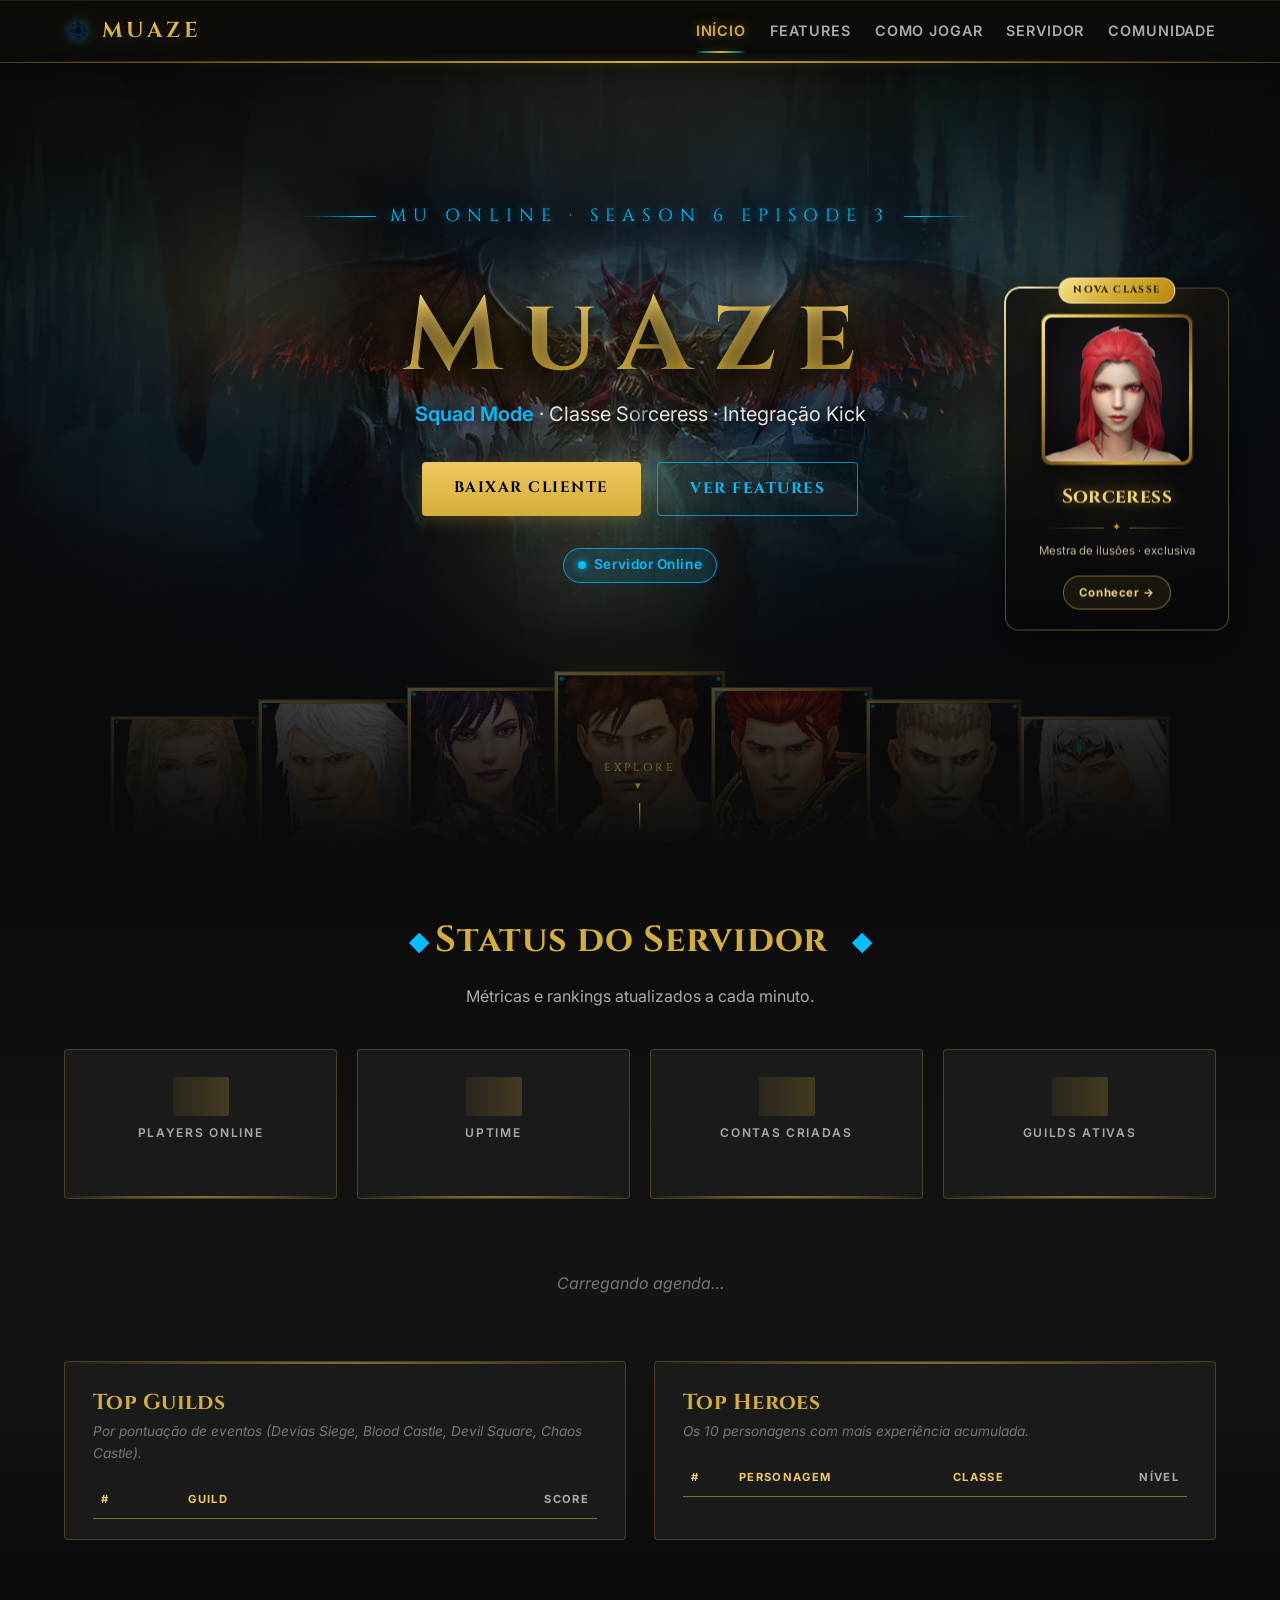
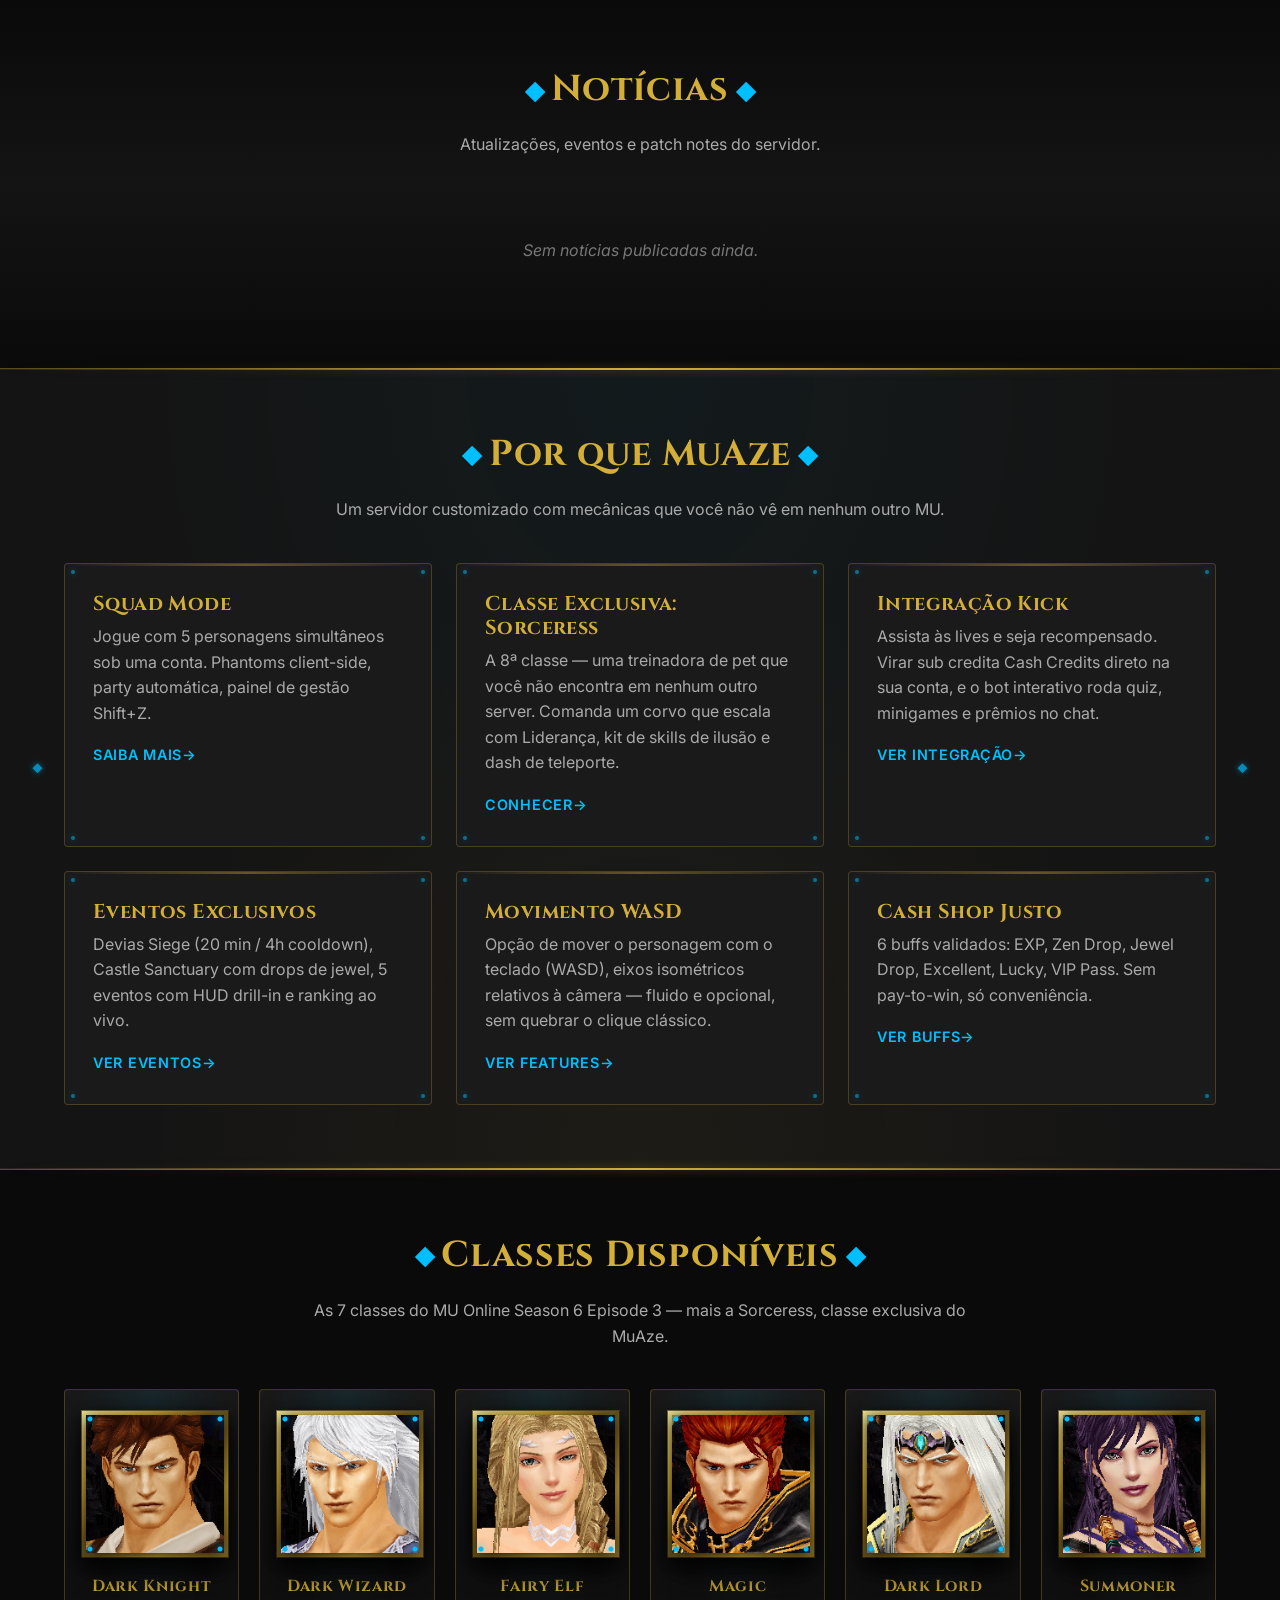
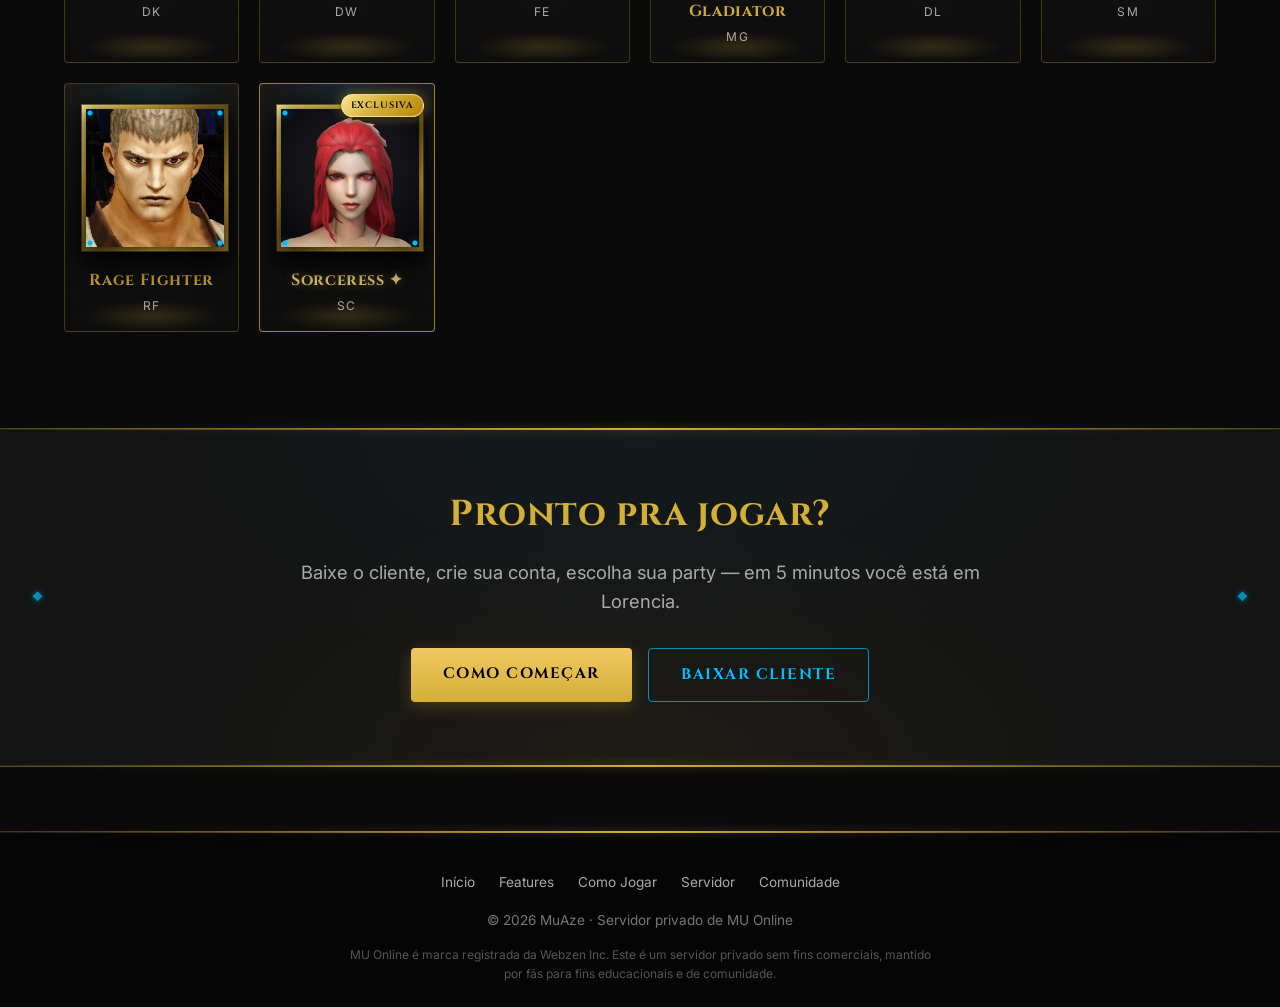
<file: index.html>
<!DOCTYPE html>
<html lang="pt-BR">
<head>
    <meta charset="UTF-8">
    <meta name="viewport" content="width=device-width, initial-scale=1.0">
    <title>MuAze — Custom MU Online Server</title>
    <meta name="description" content="MuAze é um servidor MU Online Season 6 Episode 3 com Squad Mode, Devias Siege, Castle Sanctuary e eventos exclusivos.">
    <link rel="preconnect" href="https://fonts.googleapis.com">
    <link rel="preconnect" href="https://fonts.gstatic.com" crossorigin>
    <link href="https://fonts.googleapis.com/css2?family=Cinzel:wght@400;700&family=Inter:wght@400;600;700&display=swap" rel="stylesheet">
    <link rel="stylesheet" href="assets/css/main.css">
    <link rel="icon" type="image/gif" href="assets/img/class-dk.gif">
</head>
<body>

<header class="site-header">
    <div class="container">
        <a href="index.html" class="brand">
            <img src="assets/img/mu/logo.png" alt="" class="brand-emblem" aria-hidden="true">
            <span data-content="site.brand">MuAze</span>
        </a>
        <nav><ul class="nav">
            <li><a href="index.html" class="active">Início</a></li>
            <li><a href="features.html">Features</a></li>
            <li><a href="how-to-play.html">Como Jogar</a></li>
            <li><a href="server-info.html">Servidor</a></li>
            <li><a href="community.html">Comunidade</a></li>
        </ul></nav>
    </div>
</header>

<section class="hero">
    <div class="hero-fog" aria-hidden="true"></div>
    <div class="hero-vignette" aria-hidden="true"></div>
    <div class="hero-rays" aria-hidden="true"></div>
    <div class="hero-orbs" aria-hidden="true">
        <span class="gold"></span>
        <span class="gold"></span>
        <span class="gold"></span>
        <span class="cyan"></span>
    </div>
    <div class="hero-embers" aria-hidden="true">
        <span></span><span></span><span></span><span></span><span></span><span></span>
        <span></span><span></span><span></span><span></span><span></span><span></span>
    </div>
    <div class="hero-lineup" aria-hidden="true">
        <div class="portrait"><img src="assets/img/class-elf.gif" alt=""></div>
        <div class="portrait"><img src="assets/img/class-dw.gif" alt=""></div>
        <div class="portrait"><img src="assets/img/class-sm.gif" alt=""></div>
        <div class="portrait"><img src="assets/img/class-dk.gif" alt=""></div>
        <div class="portrait"><img src="assets/img/class-mg.gif" alt=""></div>
        <div class="portrait"><img src="assets/img/class-rf.gif" alt=""></div>
        <div class="portrait"><img src="assets/img/class-dl.gif" alt=""></div>
    </div>
    <div class="hero-inner">
        <p class="hero-sub" data-content="hero.subtitle">MU Online · Season 6 Episode 3</p>
        <div class="hero-title-stack">
            <img class="hero-emblem" src="assets/img/mu/logo.png" alt="" aria-hidden="true">
            <h1 class="hero-logo" aria-label="MuAze">
                <span>M</span><span>u</span><span>A</span><span>z</span><span>e</span>
            </h1>
        </div>
        <p class="tagline" data-content-html="hero.tagline">
            <strong>Squad Mode</strong> · Devias Siege · Castle Sanctuary
        </p>
        <div class="btn-row">
            <a class="btn" data-content="hero.ctaPrimary" data-content-attr="href:site.downloadUrl" href="#">Baixar Cliente</a>
            <a href="features.html" class="btn btn-secondary" data-content="hero.ctaSecondary">Ver Features</a>
        </div>
        <p class="mt-2"><span class="status" data-content="site.serverStatusLabel">Servidor Online</span></p>
    </div>
    <a class="hero-feature" href="features.html#sorceress" aria-label="Nova classe exclusiva: Sorceress">
        <span class="hero-feature-sparks" aria-hidden="true"><i></i><i></i><i></i><i></i><i></i><i></i><i></i></span>
        <span class="hero-feature-badge">NOVA CLASSE</span>
        <span class="hero-feature-frame"><img src="assets/img/class-sorc.png?v=3" alt="Sorceress" loading="lazy"></span>
        <span class="hero-feature-name">Sorceress</span>
        <span class="hero-feature-flourish" aria-hidden="true">✦</span>
        <span class="hero-feature-tag">Mestra de ilusões · exclusiva</span>
        <span class="hero-feature-cta">Conhecer →</span>
    </a>
    <div class="hero-scroll-cue" aria-hidden="true"><span data-content="hero.scrollCue">Explore</span><br>▾</div>
</section>

<section class="stats-section" aria-labelledby="stats-heading">
    <div class="container">
        <div class="section-header">
            <h2 id="stats-heading">Status do Servidor<span class="refresh-indicator" id="stats-refresh-dot" aria-hidden="true"></span></h2>
            <p>M&eacute;tricas e rankings atualizados a cada minuto.</p>
        </div>
        <div class="stats-grid" aria-live="polite">
            <div class="stat-card">
                <div class="stat-value" id="stat-players"><span class="skeleton-bar"></span></div>
                <div class="stat-label">Players Online</div>
                <div class="stat-sparkline" id="sparkline-players" aria-hidden="true"></div>
            </div>
            <div class="stat-card">
                <div class="stat-value" id="stat-uptime"><span class="skeleton-bar"></span></div>
                <div class="stat-label">Uptime</div>
                <div class="stat-sub" id="stat-uptime-sub"></div>
            </div>
            <div class="stat-card">
                <div class="stat-value" id="stat-accounts"><span class="skeleton-bar"></span></div>
                <div class="stat-label">Contas Criadas</div>
            </div>
            <div class="stat-card">
                <div class="stat-value" id="stat-guilds"><span class="skeleton-bar"></span></div>
                <div class="stat-label">Guilds Ativas</div>
            </div>
        </div>
        <div class="events-row" id="events-row" aria-label="Eventos atuais e pr&oacute;ximos">
            <div class="events-empty">Carregando agenda&hellip;</div>
        </div>
        <div class="rankings-grid">
            <article class="ranking-card">
                <h3>Top Guilds</h3>
                <p class="ranking-subhead">Por pontua&ccedil;&atilde;o de eventos (Devias Siege, Blood Castle, Devil Square, Chaos Castle).</p>
                <table class="ranking-table" id="ranking-guilds">
                    <thead><tr><th>#</th><th>Guild</th><th class="ranking-num">Score</th></tr></thead>
                    <tbody></tbody>
                </table>
            </article>
            <article class="ranking-card">
                <h3>Top Heroes</h3>
                <p class="ranking-subhead">Os 10 personagens com mais experi&ecirc;ncia acumulada.</p>
                <table class="ranking-table" id="ranking-players">
                    <thead><tr><th>#</th><th>Personagem</th><th>Classe</th><th class="ranking-num">N&iacute;vel</th></tr></thead>
                    <tbody></tbody>
                </table>
            </article>
        </div>
    </div>
</section>

<section class="news-section" aria-labelledby="news-heading">
    <div class="container">
        <div class="section-header">
            <h2 id="news-heading">Notícias</h2>
            <p>Atualizações, eventos e patch notes do servidor.</p>
        </div>
        <div class="news-grid" id="news-grid" data-empty-state="Sem notícias publicadas ainda."></div>
    </div>
</section>

<section class="alt">
    <div class="container">
        <div class="section-header">
            <h2 data-content="home.whyHeader">Por que MuAze</h2>
            <p data-content="home.whySubtext">Um servidor customizado com mecânicas que você não vê em nenhum outro MU.</p>
        </div>
        <div class="grid grid-3" data-content-list="home.whyCards">

            <article class="card" data-content-template>
                <h3 data-content-item="title">Squad Mode</h3>
                <p data-content-item="body">Jogue com 5 personagens simultâneos sob uma conta.</p>
                <a class="card-link" data-content-item="linkText" data-content-item-attr="href:linkUrl" href="#">Saiba mais</a>
            </article>

        </div>
    </div>
</section>

<section>
    <div class="container">
        <div class="section-header">
            <h2 data-content="home.classesHeader">Classes Disponíveis</h2>
            <p data-content="home.classesSubtext">Todas as 7 classes oficiais do MU Online Season 6 Episode 3.</p>
        </div>
        <div class="class-grid" data-content-list="home.classes">
            <div class="class-card" data-content-template>
                <span class="class-badge" data-content-item-if="badge" data-content-item="badge">EXCLUSIVA</span>
                <div class="portrait"><img data-content-item-attr="src:imgSrc;alt:name" src="assets/img/class-dk.gif" alt="Dark Knight"></div>
                <p class="class-name" data-content-item="name">Dark Knight</p>
                <p class="class-short" data-content-item="short">DK</p>
            </div>
        </div>
    </div>
</section>

<section class="alt">
    <div class="container text-center">
        <h2 data-content="home.ctaHeader">Pronto pra jogar?</h2>
        <p class="lede" data-content="home.ctaSubtext">Baixe o cliente, crie sua conta, escolha sua party — em 5 minutos você está em Lorencia.</p>
        <div class="btn-row">
            <a href="how-to-play.html" class="btn" data-content="home.ctaPrimary">Como Começar</a>
            <a class="btn btn-secondary" data-content="home.ctaSecondary" data-content-attr="href:site.downloadUrl" href="#">Baixar Cliente</a>
        </div>
    </div>
</section>

<footer class="site-footer">
    <div class="container">
        <div class="footer-links">
            <a href="index.html">Início</a>
            <a href="features.html">Features</a>
            <a href="how-to-play.html">Como Jogar</a>
            <a href="server-info.html">Servidor</a>
            <a href="community.html">Comunidade</a>
        </div>
        <p data-content="site.footerCopyright">© 2026 MuAze · Servidor privado de MU Online</p>
        <p class="disclaimer" data-content="site.footerDisclaimer">
            MU Online é marca registrada da Webzen Inc. Este é um servidor privado sem fins comerciais,
            mantido por fãs para fins educacionais e de comunidade.
        </p>
    </div>
</footer>

<div class="news-modal" id="news-modal" hidden role="dialog" aria-modal="true" aria-labelledby="news-modal-title">
    <div class="news-modal-backdrop"></div>
    <article class="news-modal-content">
        <button type="button" class="news-modal-close" aria-label="Fechar">&times;</button>
        <header>
            <span class="news-cat-badge"></span>
            <h3 id="news-modal-title"></h3>
            <time></time>
        </header>
        <div class="news-modal-body"></div>
    </article>
</div>

<script src="assets/js/main.js" defer></script>

</body>
</html>
</file>
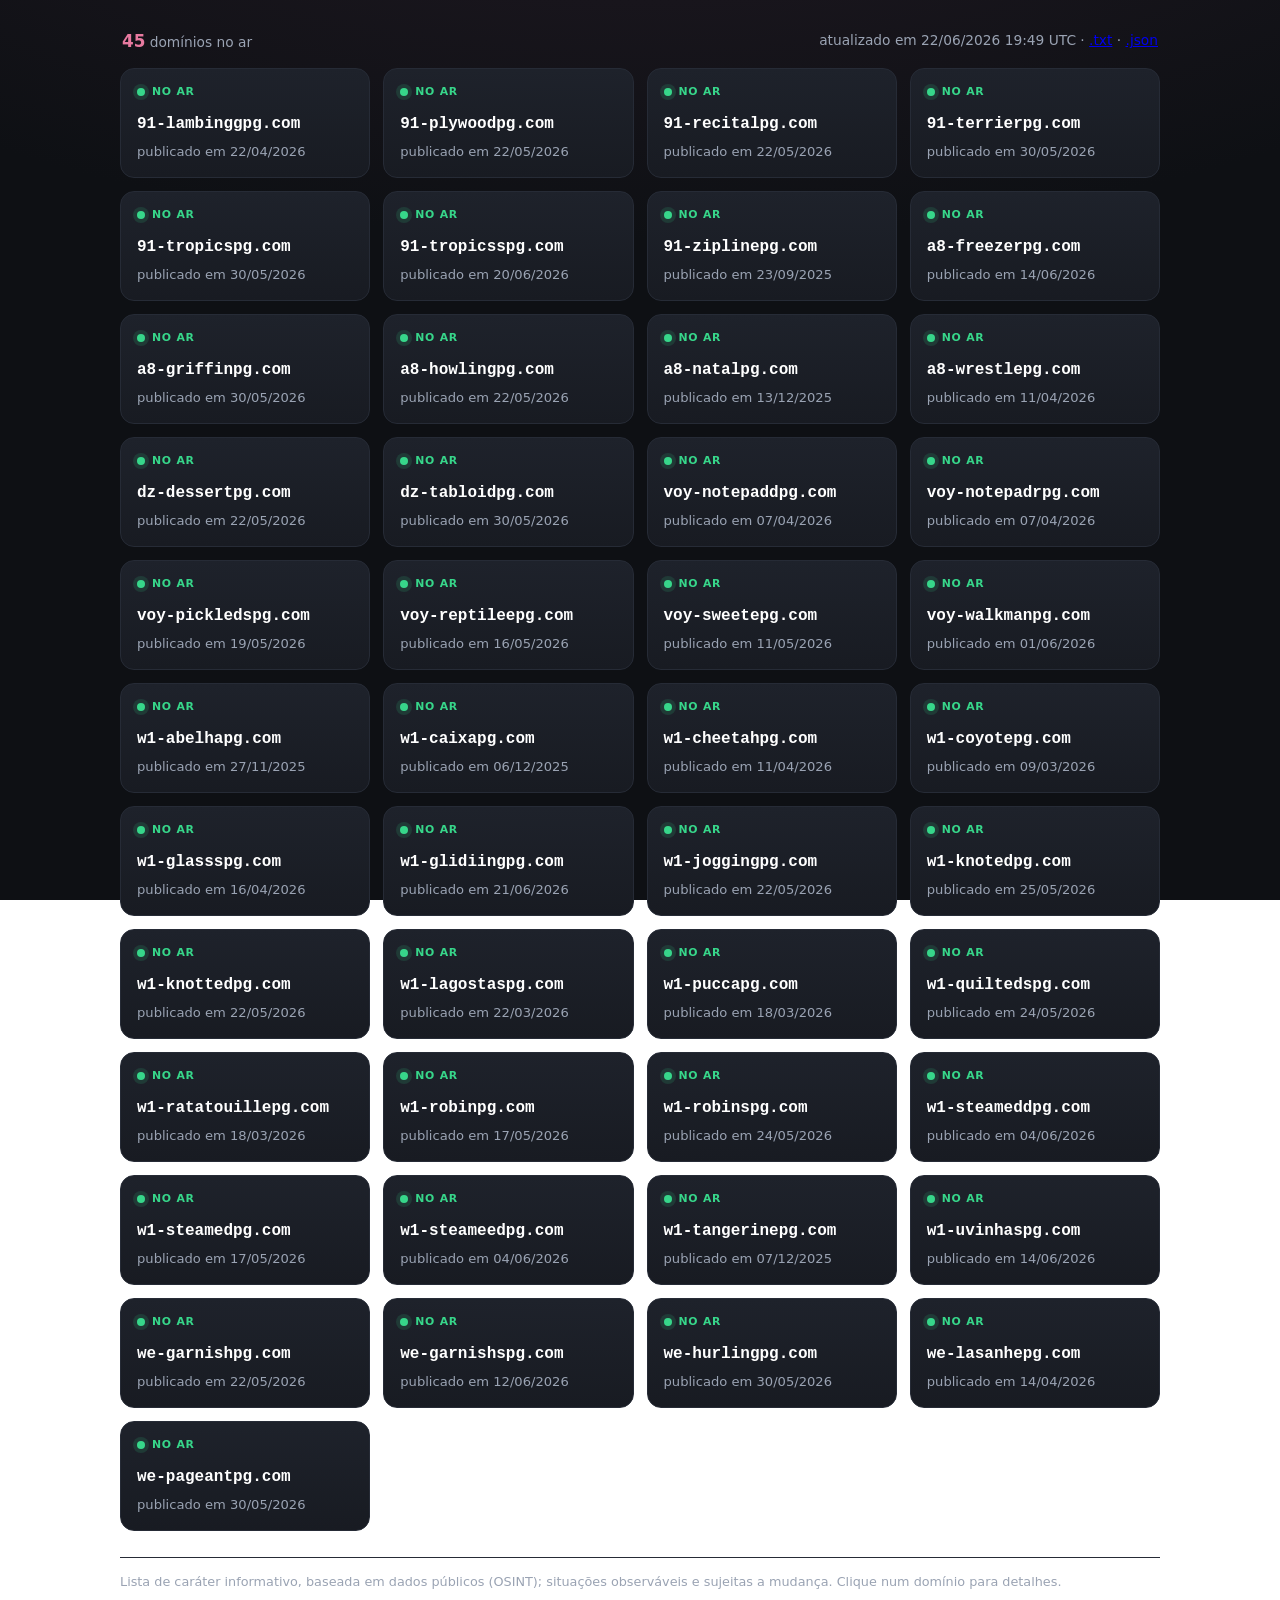
<file: listadom/index.html>
<!doctype html><html lang="pt-br"><head><meta charset="utf-8">
<meta name="viewport" content="width=device-width,initial-scale=1">
<meta name="robots" content="noindex, nofollow">
<title>Lista de domínios</title>
<style>
 :root{--accent:#C15473;--accent2:#e87aa0;--card:#181b22;--card2:#1e222b;--ink:#e8eaf0;--mut:#9aa3b3;--line:#262b36;--ok:#37d68a}
 *{box-sizing:border-box}
 body{margin:0;font:16px/1.55 system-ui,Segoe UI,Roboto,sans-serif;color:var(--ink);
  background:radial-gradient(1100px 480px at 50% -240px,#221a24,#0e1014) fixed;padding:26px 18px}
 .wrap{max-width:1040px;margin:0 auto}
 .bar{display:flex;align-items:center;justify-content:space-between;flex-wrap:wrap;gap:8px;margin:2px 2px 14px;color:var(--mut);font-size:.86rem}
 .bar b{color:var(--accent2);font-size:1.05rem}
 .grid{display:grid;grid-template-columns:repeat(auto-fill,minmax(232px,1fr));gap:13px}
 .card{text-align:left;font:inherit;color:inherit;cursor:pointer;width:100%;
  background:linear-gradient(180deg,var(--card2),var(--card));border:1px solid var(--line);
  border-radius:14px;padding:15px 16px;transition:transform .13s ease,border-color .13s ease,box-shadow .13s ease}
 .card:hover{transform:translateY(-3px);border-color:var(--accent);box-shadow:0 8px 24px -12px rgba(193,84,115,.5)}
 .st{display:flex;align-items:center;gap:7px}
 .dot{width:8px;height:8px;border-radius:50%;background:var(--ok);box-shadow:0 0 0 4px rgba(55,214,138,.14)}
 .lbl{font-size:.68rem;color:var(--ok);text-transform:uppercase;letter-spacing:.07em;font-weight:700}
 .dom{font-family:ui-monospace,Menlo,Consolas,monospace;font-size:1rem;font-weight:600;margin:11px 0 5px;word-break:break-all;color:#fff}
 .date{color:var(--mut);font-size:.82rem}
 .foot{color:var(--mut);font-size:.8rem;margin-top:26px;border-top:1px solid var(--line);padding-top:14px}
 .foot a{color:var(--accent2);text-decoration:none}
 /* modal */
 .ov{position:fixed;inset:0;background:rgba(6,7,10,.74);backdrop-filter:blur(3px);display:none;align-items:center;justify-content:center;padding:18px;z-index:9}
 .ov.on{display:flex}
 .modal{background:linear-gradient(180deg,var(--card2),var(--card));border:1px solid var(--line);border-radius:16px;
  max-width:560px;width:100%;max-height:86vh;overflow:auto;padding:20px 22px;box-shadow:0 24px 60px -20px #000}
 .modal h2{font-family:ui-monospace,Menlo,Consolas,monospace;font-size:1.15rem;margin:.1em 0 .6em;word-break:break-all;color:#fff}
 .modal h2 .dot{display:inline-block;margin-right:8px}
 dl{display:grid;grid-template-columns:auto 1fr;gap:9px 16px;margin:0}
 dt{color:var(--mut);font-size:.85rem;white-space:nowrap}
 dd{margin:0;font-size:.9rem;word-break:break-all}
 .x{float:right;background:none;border:1px solid var(--line);color:var(--mut);border-radius:8px;cursor:pointer;padding:3px 9px;font-size:1rem}
 .x:hover{color:#fff;border-color:var(--accent)}
</style></head><body><div class="wrap">

<div class="bar"><div><b>45</b> domínios no ar</div><div>atualizado em 22/06/2026 19:49 UTC · <a href="domains.txt">.txt</a> · <a href="domains.json">.json</a></div></div>
<div class="grid"><button class="card" data-d="91-lambinggpg.com"><div class="st"><span class="dot"></span><span class="lbl">no ar</span></div><div class="dom">91-lambinggpg.com</div><div class="date">publicado em 22/04/2026</div></button><button class="card" data-d="91-plywoodpg.com"><div class="st"><span class="dot"></span><span class="lbl">no ar</span></div><div class="dom">91-plywoodpg.com</div><div class="date">publicado em 22/05/2026</div></button><button class="card" data-d="91-recitalpg.com"><div class="st"><span class="dot"></span><span class="lbl">no ar</span></div><div class="dom">91-recitalpg.com</div><div class="date">publicado em 22/05/2026</div></button><button class="card" data-d="91-terrierpg.com"><div class="st"><span class="dot"></span><span class="lbl">no ar</span></div><div class="dom">91-terrierpg.com</div><div class="date">publicado em 30/05/2026</div></button><button class="card" data-d="91-tropicspg.com"><div class="st"><span class="dot"></span><span class="lbl">no ar</span></div><div class="dom">91-tropicspg.com</div><div class="date">publicado em 30/05/2026</div></button><button class="card" data-d="91-tropicsspg.com"><div class="st"><span class="dot"></span><span class="lbl">no ar</span></div><div class="dom">91-tropicsspg.com</div><div class="date">publicado em 20/06/2026</div></button><button class="card" data-d="91-ziplinepg.com"><div class="st"><span class="dot"></span><span class="lbl">no ar</span></div><div class="dom">91-ziplinepg.com</div><div class="date">publicado em 23/09/2025</div></button><button class="card" data-d="a8-freezerpg.com"><div class="st"><span class="dot"></span><span class="lbl">no ar</span></div><div class="dom">a8-freezerpg.com</div><div class="date">publicado em 14/06/2026</div></button><button class="card" data-d="a8-griffinpg.com"><div class="st"><span class="dot"></span><span class="lbl">no ar</span></div><div class="dom">a8-griffinpg.com</div><div class="date">publicado em 30/05/2026</div></button><button class="card" data-d="a8-howlingpg.com"><div class="st"><span class="dot"></span><span class="lbl">no ar</span></div><div class="dom">a8-howlingpg.com</div><div class="date">publicado em 22/05/2026</div></button><button class="card" data-d="a8-natalpg.com"><div class="st"><span class="dot"></span><span class="lbl">no ar</span></div><div class="dom">a8-natalpg.com</div><div class="date">publicado em 13/12/2025</div></button><button class="card" data-d="a8-wrestlepg.com"><div class="st"><span class="dot"></span><span class="lbl">no ar</span></div><div class="dom">a8-wrestlepg.com</div><div class="date">publicado em 11/04/2026</div></button><button class="card" data-d="dz-dessertpg.com"><div class="st"><span class="dot"></span><span class="lbl">no ar</span></div><div class="dom">dz-dessertpg.com</div><div class="date">publicado em 22/05/2026</div></button><button class="card" data-d="dz-tabloidpg.com"><div class="st"><span class="dot"></span><span class="lbl">no ar</span></div><div class="dom">dz-tabloidpg.com</div><div class="date">publicado em 30/05/2026</div></button><button class="card" data-d="voy-notepaddpg.com"><div class="st"><span class="dot"></span><span class="lbl">no ar</span></div><div class="dom">voy-notepaddpg.com</div><div class="date">publicado em 07/04/2026</div></button><button class="card" data-d="voy-notepadrpg.com"><div class="st"><span class="dot"></span><span class="lbl">no ar</span></div><div class="dom">voy-notepadrpg.com</div><div class="date">publicado em 07/04/2026</div></button><button class="card" data-d="voy-pickledspg.com"><div class="st"><span class="dot"></span><span class="lbl">no ar</span></div><div class="dom">voy-pickledspg.com</div><div class="date">publicado em 19/05/2026</div></button><button class="card" data-d="voy-reptileepg.com"><div class="st"><span class="dot"></span><span class="lbl">no ar</span></div><div class="dom">voy-reptileepg.com</div><div class="date">publicado em 16/05/2026</div></button><button class="card" data-d="voy-sweetepg.com"><div class="st"><span class="dot"></span><span class="lbl">no ar</span></div><div class="dom">voy-sweetepg.com</div><div class="date">publicado em 11/05/2026</div></button><button class="card" data-d="voy-walkmanpg.com"><div class="st"><span class="dot"></span><span class="lbl">no ar</span></div><div class="dom">voy-walkmanpg.com</div><div class="date">publicado em 01/06/2026</div></button><button class="card" data-d="w1-abelhapg.com"><div class="st"><span class="dot"></span><span class="lbl">no ar</span></div><div class="dom">w1-abelhapg.com</div><div class="date">publicado em 27/11/2025</div></button><button class="card" data-d="w1-caixapg.com"><div class="st"><span class="dot"></span><span class="lbl">no ar</span></div><div class="dom">w1-caixapg.com</div><div class="date">publicado em 06/12/2025</div></button><button class="card" data-d="w1-cheetahpg.com"><div class="st"><span class="dot"></span><span class="lbl">no ar</span></div><div class="dom">w1-cheetahpg.com</div><div class="date">publicado em 11/04/2026</div></button><button class="card" data-d="w1-coyotepg.com"><div class="st"><span class="dot"></span><span class="lbl">no ar</span></div><div class="dom">w1-coyotepg.com</div><div class="date">publicado em 09/03/2026</div></button><button class="card" data-d="w1-glassspg.com"><div class="st"><span class="dot"></span><span class="lbl">no ar</span></div><div class="dom">w1-glassspg.com</div><div class="date">publicado em 16/04/2026</div></button><button class="card" data-d="w1-glidiingpg.com"><div class="st"><span class="dot"></span><span class="lbl">no ar</span></div><div class="dom">w1-glidiingpg.com</div><div class="date">publicado em 21/06/2026</div></button><button class="card" data-d="w1-joggingpg.com"><div class="st"><span class="dot"></span><span class="lbl">no ar</span></div><div class="dom">w1-joggingpg.com</div><div class="date">publicado em 22/05/2026</div></button><button class="card" data-d="w1-knotedpg.com"><div class="st"><span class="dot"></span><span class="lbl">no ar</span></div><div class="dom">w1-knotedpg.com</div><div class="date">publicado em 25/05/2026</div></button><button class="card" data-d="w1-knottedpg.com"><div class="st"><span class="dot"></span><span class="lbl">no ar</span></div><div class="dom">w1-knottedpg.com</div><div class="date">publicado em 22/05/2026</div></button><button class="card" data-d="w1-lagostaspg.com"><div class="st"><span class="dot"></span><span class="lbl">no ar</span></div><div class="dom">w1-lagostaspg.com</div><div class="date">publicado em 22/03/2026</div></button><button class="card" data-d="w1-puccapg.com"><div class="st"><span class="dot"></span><span class="lbl">no ar</span></div><div class="dom">w1-puccapg.com</div><div class="date">publicado em 18/03/2026</div></button><button class="card" data-d="w1-quiltedspg.com"><div class="st"><span class="dot"></span><span class="lbl">no ar</span></div><div class="dom">w1-quiltedspg.com</div><div class="date">publicado em 24/05/2026</div></button><button class="card" data-d="w1-ratatouillepg.com"><div class="st"><span class="dot"></span><span class="lbl">no ar</span></div><div class="dom">w1-ratatouillepg.com</div><div class="date">publicado em 18/03/2026</div></button><button class="card" data-d="w1-robinpg.com"><div class="st"><span class="dot"></span><span class="lbl">no ar</span></div><div class="dom">w1-robinpg.com</div><div class="date">publicado em 17/05/2026</div></button><button class="card" data-d="w1-robinspg.com"><div class="st"><span class="dot"></span><span class="lbl">no ar</span></div><div class="dom">w1-robinspg.com</div><div class="date">publicado em 24/05/2026</div></button><button class="card" data-d="w1-steameddpg.com"><div class="st"><span class="dot"></span><span class="lbl">no ar</span></div><div class="dom">w1-steameddpg.com</div><div class="date">publicado em 04/06/2026</div></button><button class="card" data-d="w1-steamedpg.com"><div class="st"><span class="dot"></span><span class="lbl">no ar</span></div><div class="dom">w1-steamedpg.com</div><div class="date">publicado em 17/05/2026</div></button><button class="card" data-d="w1-steameedpg.com"><div class="st"><span class="dot"></span><span class="lbl">no ar</span></div><div class="dom">w1-steameedpg.com</div><div class="date">publicado em 04/06/2026</div></button><button class="card" data-d="w1-tangerinepg.com"><div class="st"><span class="dot"></span><span class="lbl">no ar</span></div><div class="dom">w1-tangerinepg.com</div><div class="date">publicado em 07/12/2025</div></button><button class="card" data-d="w1-uvinhaspg.com"><div class="st"><span class="dot"></span><span class="lbl">no ar</span></div><div class="dom">w1-uvinhaspg.com</div><div class="date">publicado em 14/06/2026</div></button><button class="card" data-d="we-garnishpg.com"><div class="st"><span class="dot"></span><span class="lbl">no ar</span></div><div class="dom">we-garnishpg.com</div><div class="date">publicado em 22/05/2026</div></button><button class="card" data-d="we-garnishspg.com"><div class="st"><span class="dot"></span><span class="lbl">no ar</span></div><div class="dom">we-garnishspg.com</div><div class="date">publicado em 12/06/2026</div></button><button class="card" data-d="we-hurlingpg.com"><div class="st"><span class="dot"></span><span class="lbl">no ar</span></div><div class="dom">we-hurlingpg.com</div><div class="date">publicado em 30/05/2026</div></button><button class="card" data-d="we-lasanhepg.com"><div class="st"><span class="dot"></span><span class="lbl">no ar</span></div><div class="dom">we-lasanhepg.com</div><div class="date">publicado em 14/04/2026</div></button><button class="card" data-d="we-pageantpg.com"><div class="st"><span class="dot"></span><span class="lbl">no ar</span></div><div class="dom">we-pageantpg.com</div><div class="date">publicado em 30/05/2026</div></button></div>
<p class="foot">Lista de caráter informativo, baseada em dados públicos (OSINT); situações observáveis e sujeitas a mudança. Clique num domínio para detalhes.</p>

</div>

<div class="ov" id="ov"><div class="modal" id="md"></div></div>
<script>
const DETAILS=[{"domain":"91-lambinggpg.com","prefix":"91","published":"2026-04-22","expires":"2027-04-22","registrar":"cloudflare.com","nameservers":"heidi.ns.cloudflare.com,skip.ns.cloudflare.com","ip":"104.21.34.225","cert_issuer":"Let's Encrypt","cert_expires":"Sep 18 19:38:38 2026","backend":"?","status":"online"},{"domain":"91-plywoodpg.com","prefix":"91","published":"2026-05-22","expires":"2027-05-22","registrar":"namesrs.com","nameservers":"hayes.ns.cloudflare.com,nola.ns.cloudflare.com","ip":"104.18.6.22","cert_issuer":"Google Trust Services","cert_expires":"Aug 21 21:27:50 2026","backend":"plywoodpgpay.com","status":"online"},{"domain":"91-recitalpg.com","prefix":"91","published":"2026-05-22","expires":"2027-05-22","registrar":"namesrs.com","nameservers":"hayes.ns.cloudflare.com,nola.ns.cloudflare.com","ip":"104.18.7.22","cert_issuer":"Google Trust Services","cert_expires":"Aug 21 21:31:03 2026","backend":"recitalpgapp.com","status":"online"},{"domain":"91-terrierpg.com","prefix":"91","published":"2026-05-30","expires":"2027-05-30","registrar":"metaregistrar.com","nameservers":"hayes.ns.cloudflare.com,nola.ns.cloudflare.com","ip":"104.18.12.119","cert_issuer":"Google Trust Services","cert_expires":"Sep 2 21:11:55","backend":"terrierpg.com","status":"online"},{"domain":"91-tropicspg.com","prefix":"91","published":"2026-05-30","expires":"2027-05-30","registrar":"metaregistrar.com","nameservers":"hayes.ns.cloudflare.com,nola.ns.cloudflare.com","ip":"104.18.29.81","cert_issuer":"Google Trust Services","cert_expires":"Sep 2 21:29:20","backend":"?","status":"online"},{"domain":"91-tropicsspg.com","prefix":"91","published":"2026-06-20","expires":"2027-06-20","registrar":"regtons.com","nameservers":"cortney.ns.cloudflare.com,simon.ns.cloudflare.com","ip":"104.21.67.164","cert_issuer":"Google Trust Services","cert_expires":"Sep 18 18:04:22 2026","backend":"?","status":"online"},{"domain":"91-ziplinepg.com","prefix":"91","published":"2025-09-23","expires":"2026-09-23","registrar":"gname.com","nameservers":"eric.ns.cloudflare.com,sofia.ns.cloudflare.com","ip":"104.18.24.183","cert_issuer":"Google Trust Services","cert_expires":"Sep 16 08:13:19 2026","backend":"ziplinepgpay1.com","status":"online"},{"domain":"a8-freezerpg.com","prefix":"a8","published":"2026-06-14","expires":"2027-06-14","registrar":"regtons.com","nameservers":"hayes.ns.cloudflare.com,nola.ns.cloudflare.com","ip":"104.18.7.22","cert_issuer":"Google Trust Services","cert_expires":"Sep 13 23:34:24 2026","backend":"freezerpgpay.com","status":"online"},{"domain":"a8-griffinpg.com","prefix":"a8","published":"2026-05-30","expires":"2027-05-30","registrar":"metaregistrar.com","nameservers":"hayes.ns.cloudflare.com,nola.ns.cloudflare.com","ip":"104.18.12.119","cert_issuer":"Google Trust Services","cert_expires":"Sep 2 21:06:19","backend":"griffinpgpay.com","status":"online"},{"domain":"a8-howlingpg.com","prefix":"a8","published":"2026-05-22","expires":"2027-05-22","registrar":"namesrs.com","nameservers":"hayes.ns.cloudflare.com,nola.ns.cloudflare.com","ip":"104.18.6.22","cert_issuer":"Google Trust Services","cert_expires":"Aug 21 21:35:40 2026","backend":"howlingpgpay.com","status":"online"},{"domain":"a8-natalpg.com","prefix":"a8","published":"2025-12-13","expires":"2026-12-13","registrar":"registrar.amazon","nameservers":"linda.ns.cloudflare.com,otto.ns.cloudflare.com","ip":"104.21.19.15","cert_issuer":"Google Trust Services","cert_expires":"Sep 6 14:01:23","backend":"?","status":"online"},{"domain":"a8-wrestlepg.com","prefix":"a8","published":"2026-04-11","expires":"2027-04-11","registrar":"namesrs.com","nameservers":"lia.ns.cloudflare.com,toby.ns.cloudflare.com","ip":"104.18.26.248","cert_issuer":"Google Trust Services","cert_expires":"Sep 8 19:33:04","backend":"wrestlepgpay.com","status":"online"},{"domain":"dz-dessertpg.com","prefix":"dz","published":"2026-05-22","expires":"2027-05-22","registrar":"namesrs.com","nameservers":"hayes.ns.cloudflare.com,nola.ns.cloudflare.com","ip":"104.18.7.22","cert_issuer":"Google Trust Services","cert_expires":"Aug 21 21:38:17 2026","backend":"dessertpgpay1.com","status":"online"},{"domain":"dz-tabloidpg.com","prefix":"dz","published":"2026-05-30","expires":"2027-05-30","registrar":"metaregistrar.com","nameservers":"hayes.ns.cloudflare.com,nola.ns.cloudflare.com","ip":"104.18.6.22","cert_issuer":"Google Trust Services","cert_expires":"Sep 2 21:00:18","backend":"tabloidpgpay.com","status":"online"},{"domain":"voy-notepaddpg.com","prefix":"voy","published":"2026-04-07","expires":"2027-04-07","registrar":"cloudflare.com","nameservers":"heidi.ns.cloudflare.com,skip.ns.cloudflare.com","ip":"172.67.155.217","cert_issuer":"Let's Encrypt","cert_expires":"Sep 3 18:52:35","backend":"?","status":"online"},{"domain":"voy-notepadrpg.com","prefix":"voy","published":"2026-04-07","expires":"2027-04-07","registrar":"namesrs.com","nameservers":"cortney.ns.cloudflare.com,simon.ns.cloudflare.com","ip":"104.21.56.141","cert_issuer":"Let's Encrypt","cert_expires":"Sep 4 01:58:09","backend":"?","status":"online"},{"domain":"voy-pickledspg.com","prefix":"voy","published":"2026-05-19","expires":"2027-05-19","registrar":"namesrs.com","nameservers":"cortney.ns.cloudflare.com,simon.ns.cloudflare.com","ip":"104.21.46.249","cert_issuer":"Let's Encrypt","cert_expires":"Aug 17 19:02:01 2026","backend":"?","status":"online"},{"domain":"voy-reptileepg.com","prefix":"voy","published":"2026-05-16","expires":"2027-05-16","registrar":"cloudflare.com","nameservers":"heidi.ns.cloudflare.com,skip.ns.cloudflare.com","ip":"104.21.50.219","cert_issuer":"Let's Encrypt","cert_expires":"Aug 14 18:52:21 2026","backend":"?","status":"online"},{"domain":"voy-sweetepg.com","prefix":"voy","published":"2026-05-11","expires":"2027-05-11","registrar":"godaddy.com","nameservers":"abby.ns.cloudflare.com,eric.ns.cloudflare.com","ip":"104.21.12.113","cert_issuer":"Let's Encrypt","cert_expires":"Aug 24 15:39:49 2026","backend":"?","status":"online"},{"domain":"voy-walkmanpg.com","prefix":"voy","published":"2026-06-01","expires":"2027-06-01","registrar":"metaregistrar.com","nameservers":"hayes.ns.cloudflare.com,nola.ns.cloudflare.com","ip":"104.18.6.22","cert_issuer":"Google Trust Services","cert_expires":"Sep 3 00:11:18","backend":"walkmanpgpay1.com","status":"online"},{"domain":"w1-abelhapg.com","prefix":"w1","published":"2025-11-27","expires":"2026-11-27","registrar":"registrar.amazon","nameservers":"linda.ns.cloudflare.com,otto.ns.cloudflare.com","ip":"172.67.172.235","cert_issuer":"Google Trust Services","cert_expires":"Aug 21 04:13:54 2026","backend":"?","status":"online"},{"domain":"w1-caixapg.com","prefix":"w1","published":"2025-12-06","expires":"2026-12-06","registrar":"registrar.amazon","nameservers":"linda.ns.cloudflare.com,otto.ns.cloudflare.com","ip":"104.21.62.164","cert_issuer":"Google Trust Services","cert_expires":"Aug 31 07:15:28 2026","backend":"?","status":"online"},{"domain":"w1-cheetahpg.com","prefix":"w1","published":"2026-04-11","expires":"2027-04-11","registrar":"namesrs.com","nameservers":"giancarlo.ns.cloudflare.com,ollie.ns.cloudflare.com","ip":"104.18.17.208","cert_issuer":"Google Trust Services","cert_expires":"Jul 9 15:27:54","backend":"?","status":"online"},{"domain":"w1-coyotepg.com","prefix":"w1","published":"2026-03-09","expires":"2027-03-09","registrar":"registrar.amazon","nameservers":"addyson.ns.cloudflare.com,kayden.ns.cloudflare.com","ip":"104.21.92.121","cert_issuer":"Let's Encrypt","cert_expires":"Aug 5 16:35:37","backend":"?","status":"online"},{"domain":"w1-glassspg.com","prefix":"w1","published":"2026-04-16","expires":"2027-04-16","registrar":"namesilo.com","nameservers":"heidi.ns.cloudflare.com,skip.ns.cloudflare.com","ip":"172.67.193.103","cert_issuer":"Let's Encrypt","cert_expires":"Sep 12 22:24:43 2026","backend":"?","status":"online"},{"domain":"w1-glidiingpg.com","prefix":"w1","published":"2026-06-21","expires":"2027-06-21","registrar":"regtons.com","nameservers":"cortney.ns.cloudflare.com,simon.ns.cloudflare.com","ip":"172.67.184.96","cert_issuer":"Google Trust Services","cert_expires":"Sep 19 20:03:15 2026","backend":"?","status":"online"},{"domain":"w1-joggingpg.com","prefix":"w1","published":"2026-05-22","expires":"2027-05-22","registrar":"namesrs.com","nameservers":"hayes.ns.cloudflare.com,nola.ns.cloudflare.com","ip":"104.18.13.119","cert_issuer":"Google Trust Services","cert_expires":"Aug 21 20:02:04 2026","backend":"?","status":"online"},{"domain":"w1-knotedpg.com","prefix":"w1","published":"2026-05-25","expires":"2027-05-25","registrar":"godaddy.com","nameservers":"brett.ns.cloudflare.com,piper.ns.cloudflare.com","ip":"172.67.182.184","cert_issuer":"Google Trust Services","cert_expires":"Sep 7 12:06:39","backend":"888paz.cc","status":"online"},{"domain":"w1-knottedpg.com","prefix":"w1","published":"2026-05-22","expires":"2027-05-22","registrar":"namesrs.com","nameservers":"hayes.ns.cloudflare.com,nola.ns.cloudflare.com","ip":"104.18.12.119","cert_issuer":"Google Trust Services","cert_expires":"Aug 21 19:56:26 2026","backend":"knottedpgpay1.com","status":"online"},{"domain":"w1-lagostaspg.com","prefix":"w1","published":"2026-03-22","expires":"2027-03-22","registrar":"registrar.amazon","nameservers":"linda.ns.cloudflare.com,otto.ns.cloudflare.com","ip":"104.21.24.53","cert_issuer":"Let's Encrypt","cert_expires":"Aug 18 06:00:23 2026","backend":"?","status":"online"},{"domain":"w1-puccapg.com","prefix":"w1","published":"2026-03-18","expires":"2027-03-18","registrar":"registrar.amazon","nameservers":"addyson.ns.cloudflare.com,kayden.ns.cloudflare.com","ip":"104.21.76.95","cert_issuer":"Let's Encrypt","cert_expires":"Aug 14 22:55:26 2026","backend":"?","status":"online"},{"domain":"w1-quiltedspg.com","prefix":"w1","published":"2026-05-24","expires":"2027-05-24","registrar":"cloudflare.com","nameservers":"buck.ns.cloudflare.com,lilith.ns.cloudflare.com","ip":"172.67.155.95","cert_issuer":"Let's Encrypt","cert_expires":"Aug 22 19:01:51 2026","backend":"?","status":"online"},{"domain":"w1-ratatouillepg.com","prefix":"w1","published":"2026-03-18","expires":"2027-03-18","registrar":"registrar.amazon","nameservers":"addyson.ns.cloudflare.com,kayden.ns.cloudflare.com","ip":"172.67.167.245","cert_issuer":"Let's Encrypt","cert_expires":"Aug 14 18:41:48 2026","backend":"?","status":"online"},{"domain":"w1-robinpg.com","prefix":"w1","published":"2026-05-17","expires":"2027-05-17","registrar":"registrar.amazon","nameservers":"addyson.ns.cloudflare.com,kayden.ns.cloudflare.com","ip":"104.21.1.30","cert_issuer":"Let's Encrypt","cert_expires":"Aug 15 04:46:38 2026","backend":"?","status":"online"},{"domain":"w1-robinspg.com","prefix":"w1","published":"2026-05-24","expires":"2027-05-24","registrar":"registrar.amazon","nameservers":"hope.ns.cloudflare.com,rocco.ns.cloudflare.com","ip":"172.67.154.146","cert_issuer":"Let's Encrypt","cert_expires":"Aug 22 08:52:26 2026","backend":"?","status":"online"},{"domain":"w1-steameddpg.com","prefix":"w1","published":"2026-06-04","expires":"2027-06-04","registrar":"cloudflare.com","nameservers":"heidi.ns.cloudflare.com,skip.ns.cloudflare.com","ip":"104.21.67.223","cert_issuer":"Google Trust Services","cert_expires":"Sep 2 19:49:15","backend":"?","status":"online"},{"domain":"w1-steamedpg.com","prefix":"w1","published":"2026-05-17","expires":"2027-05-17","registrar":"namesrs.com","nameservers":"hayes.ns.cloudflare.com,nola.ns.cloudflare.com","ip":"104.18.6.22","cert_issuer":"Google Trust Services","cert_expires":"Aug 16 23:15:29 2026","backend":"steamedpgpay.com","status":"online"},{"domain":"w1-steameedpg.com","prefix":"w1","published":"2026-06-04","expires":"2027-06-04","registrar":"cloudflare.com","nameservers":"leland.ns.cloudflare.com,serena.ns.cloudflare.com","ip":"172.67.131.228","cert_issuer":"Google Trust Services","cert_expires":"Sep 2 20:02:45","backend":"steamedpgapp.com","status":"online"},{"domain":"w1-tangerinepg.com","prefix":"w1","published":"2025-12-07","expires":"2026-12-07","registrar":"registrar.amazon","nameservers":"linda.ns.cloudflare.com,otto.ns.cloudflare.com","ip":"172.67.138.30","cert_issuer":"Google Trust Services","cert_expires":"Aug 31 16:49:16 2026","backend":"?","status":"online"},{"domain":"w1-uvinhaspg.com","prefix":"w1","published":"2026-06-14","expires":"2027-06-14","registrar":"registrar.amazon","nameservers":"hope.ns.cloudflare.com,rocco.ns.cloudflare.com","ip":"172.67.177.1","cert_issuer":"Google Trust Services","cert_expires":"Sep 12 06:19:35 2026","backend":"?","status":"online"},{"domain":"we-garnishpg.com","prefix":"we","published":"2026-05-22","expires":"2027-05-22","registrar":"namesrs.com","nameservers":"hayes.ns.cloudflare.com,nola.ns.cloudflare.com","ip":"104.18.6.22","cert_issuer":"Google Trust Services","cert_expires":"Aug 21 20:56:23 2026","backend":"garnishpgapp.com","status":"online"},{"domain":"we-garnishspg.com","prefix":"we","published":"2026-06-12","expires":"2027-06-12","registrar":"gname.com","nameservers":"giancarlo.ns.cloudflare.com,ollie.ns.cloudflare.com","ip":"104.18.20.102","cert_issuer":"Google Trust Services","cert_expires":"Jul 12 20:14:33 2026","backend":"?","status":"online"},{"domain":"we-hurlingpg.com","prefix":"we","published":"2026-05-30","expires":"2027-05-30","registrar":"metaregistrar.com","nameservers":"hayes.ns.cloudflare.com,nola.ns.cloudflare.com","ip":"104.18.7.22","cert_issuer":"Google Trust Services","cert_expires":"Sep 2 21:59:15","backend":"hurlingpgpay1.com","status":"online"},{"domain":"we-lasanhepg.com","prefix":"we","published":"2026-04-14","expires":"2027-04-14","registrar":"godaddy.com","nameservers":"abby.ns.cloudflare.com,eric.ns.cloudflare.com","ip":"104.21.24.40","cert_issuer":"Let's Encrypt","cert_expires":"Sep 19 14:48:34 2026","backend":"?","status":"online"},{"domain":"we-pageantpg.com","prefix":"we","published":"2026-05-30","expires":"2027-05-30","registrar":"metaregistrar.com","nameservers":"hayes.ns.cloudflare.com,nola.ns.cloudflare.com","ip":"104.18.13.119","cert_issuer":"Google Trust Services","cert_expires":"Sep 2 22:05:29","backend":"pageantpgpay.com","status":"online"}];
const MAP=DETAILS.reduce((m,o)=>(m[o.domain]=o,m),{});
const br=s=>/^\d{4}-/.test(s||"")?s.slice(8,10)+"/"+s.slice(5,7)+"/"+s.slice(0,4):(s||"—");
const esc=s=>String(s==null?"—":s).replace(/[&<>]/g,c=>({"&":"&amp;","<":"&lt;",">":"&gt;"}[c]))||"—";
const FIELDS=[["published","Publicado em",br],["expires","Expira em",br],["registrar","Registrador"],
 ["nameservers","Nameservers (Cloudflare)"],["ip","IP (Cloudflare)"],["cert_issuer","Certificado"],
 ["cert_expires","Validade do certificado"],["backend","Backend de pagamento"],["prefix","Prefixo"],["status","Situação"]];
const ov=document.getElementById("ov"),md=document.getElementById("md");
function show(dom){
 const o=MAP[dom]||{domain:dom};
 let rows="";
 for(const [k,label,fn] of FIELDS){let v=o[k]; if(v==null||v===""||v==="?")continue; rows+="<dt>"+label+"</dt><dd>"+esc(fn?fn(v):v)+"</dd>";}
 md.innerHTML='<button class="x" onclick="hide()">&times;</button>'+
   '<h2><span class="dot"></span>'+esc(dom)+'</h2><dl>'+rows+'</dl>';
 ov.classList.add("on");
}
function hide(){ov.classList.remove("on");}
ov.addEventListener("click",e=>{if(e.target===ov)hide();});
document.addEventListener("keydown",e=>{if(e.key==="Escape")hide();});
document.querySelectorAll(".card").forEach(c=>c.addEventListener("click",()=>show(c.dataset.d)));
</script>
</body></html>
</file>
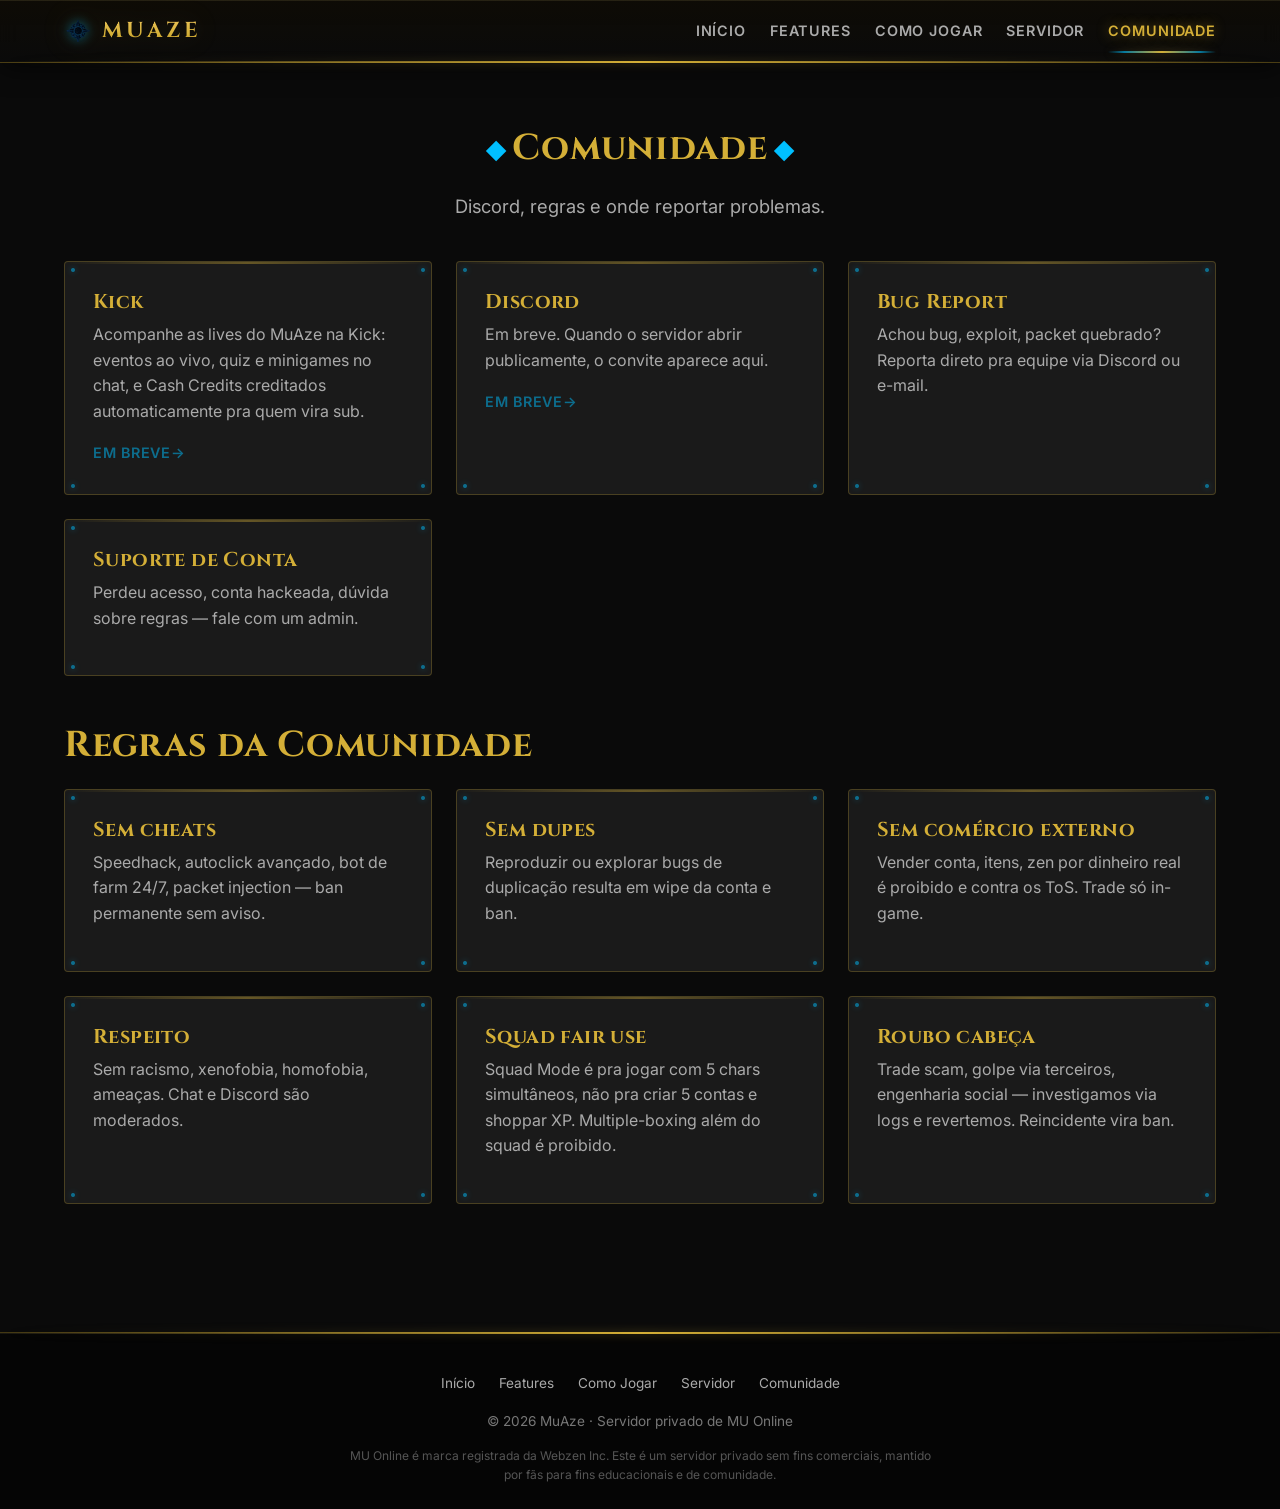
<file: community.html>
<!DOCTYPE html>
<html lang="pt-BR">
<head>
    <meta charset="UTF-8">
    <meta name="viewport" content="width=device-width, initial-scale=1.0">
    <title>Comunidade — MuAze</title>
    <meta name="description" content="Discord, regras e canais de contato da comunidade MuAze.">
    <link rel="preconnect" href="https://fonts.googleapis.com">
    <link rel="preconnect" href="https://fonts.gstatic.com" crossorigin>
    <link href="https://fonts.googleapis.com/css2?family=Cinzel:wght@400;700&family=Inter:wght@400;600;700&display=swap" rel="stylesheet">
    <link rel="stylesheet" href="assets/css/main.css">
    <link rel="icon" type="image/png" href="assets/img/class-dk.png">
</head>
<body>

<header class="site-header">
    <div class="container">
        <a href="index.html" class="brand">
            <img src="assets/img/mu/logo.png" alt="" class="brand-emblem" aria-hidden="true">
            <span data-content="site.brand">MuAze</span>
        </a>
        <nav><ul class="nav">
            <li><a href="index.html">Início</a></li>
            <li><a href="features.html">Features</a></li>
            <li><a href="how-to-play.html">Como Jogar</a></li>
            <li><a href="server-info.html">Servidor</a></li>
            <li><a href="community.html" class="active">Comunidade</a></li>
        </ul></nav>
    </div>
</header>

<section>
    <div class="container">
        <div class="section-header">
            <h2 data-content="community.pageHeader">Comunidade</h2>
            <p class="lede" data-content="community.pageLede">Discord, regras e onde reportar problemas.</p>
        </div>

        <div class="grid grid-3 mb-3" data-content-list="community.channels">
            <article class="card" data-content-template>
                <h3 data-content-item="title">Discord</h3>
                <p data-content-item="body">Em breve.</p>
                <a class="card-link" data-content-item-if="linkText" data-content-item="linkText" data-content-item-attr="href:linkUrl" style="opacity:0.5;" href="#">em breve</a>
            </article>
        </div>

        <h2 data-content="community.rulesHeader">Regras da Comunidade</h2>
        <div class="grid grid-3" data-content-list="community.rules">
            <article class="card" data-content-template>
                <h3 data-content-item="title">Sem cheats</h3>
                <p data-content-item="body">Speedhack, autoclick avançado, bot de farm 24/7, packet injection — ban permanente sem aviso.</p>
            </article>
        </div>

    </div>
</section>

<footer class="site-footer">
    <div class="container">
        <div class="footer-links">
            <a href="index.html">Início</a>
            <a href="features.html">Features</a>
            <a href="how-to-play.html">Como Jogar</a>
            <a href="server-info.html">Servidor</a>
            <a href="community.html">Comunidade</a>
        </div>
        <p data-content="site.footerCopyright">© 2026 MuAze · Servidor privado de MU Online</p>
        <p class="disclaimer" data-content="site.footerDisclaimer">
            MU Online é marca registrada da Webzen Inc. Este é um servidor privado sem fins comerciais,
            mantido por fãs para fins educacionais e de comunidade.
        </p>
    </div>
</footer>

<script src="assets/js/main.js" defer></script>

</body>
</html>
</file>
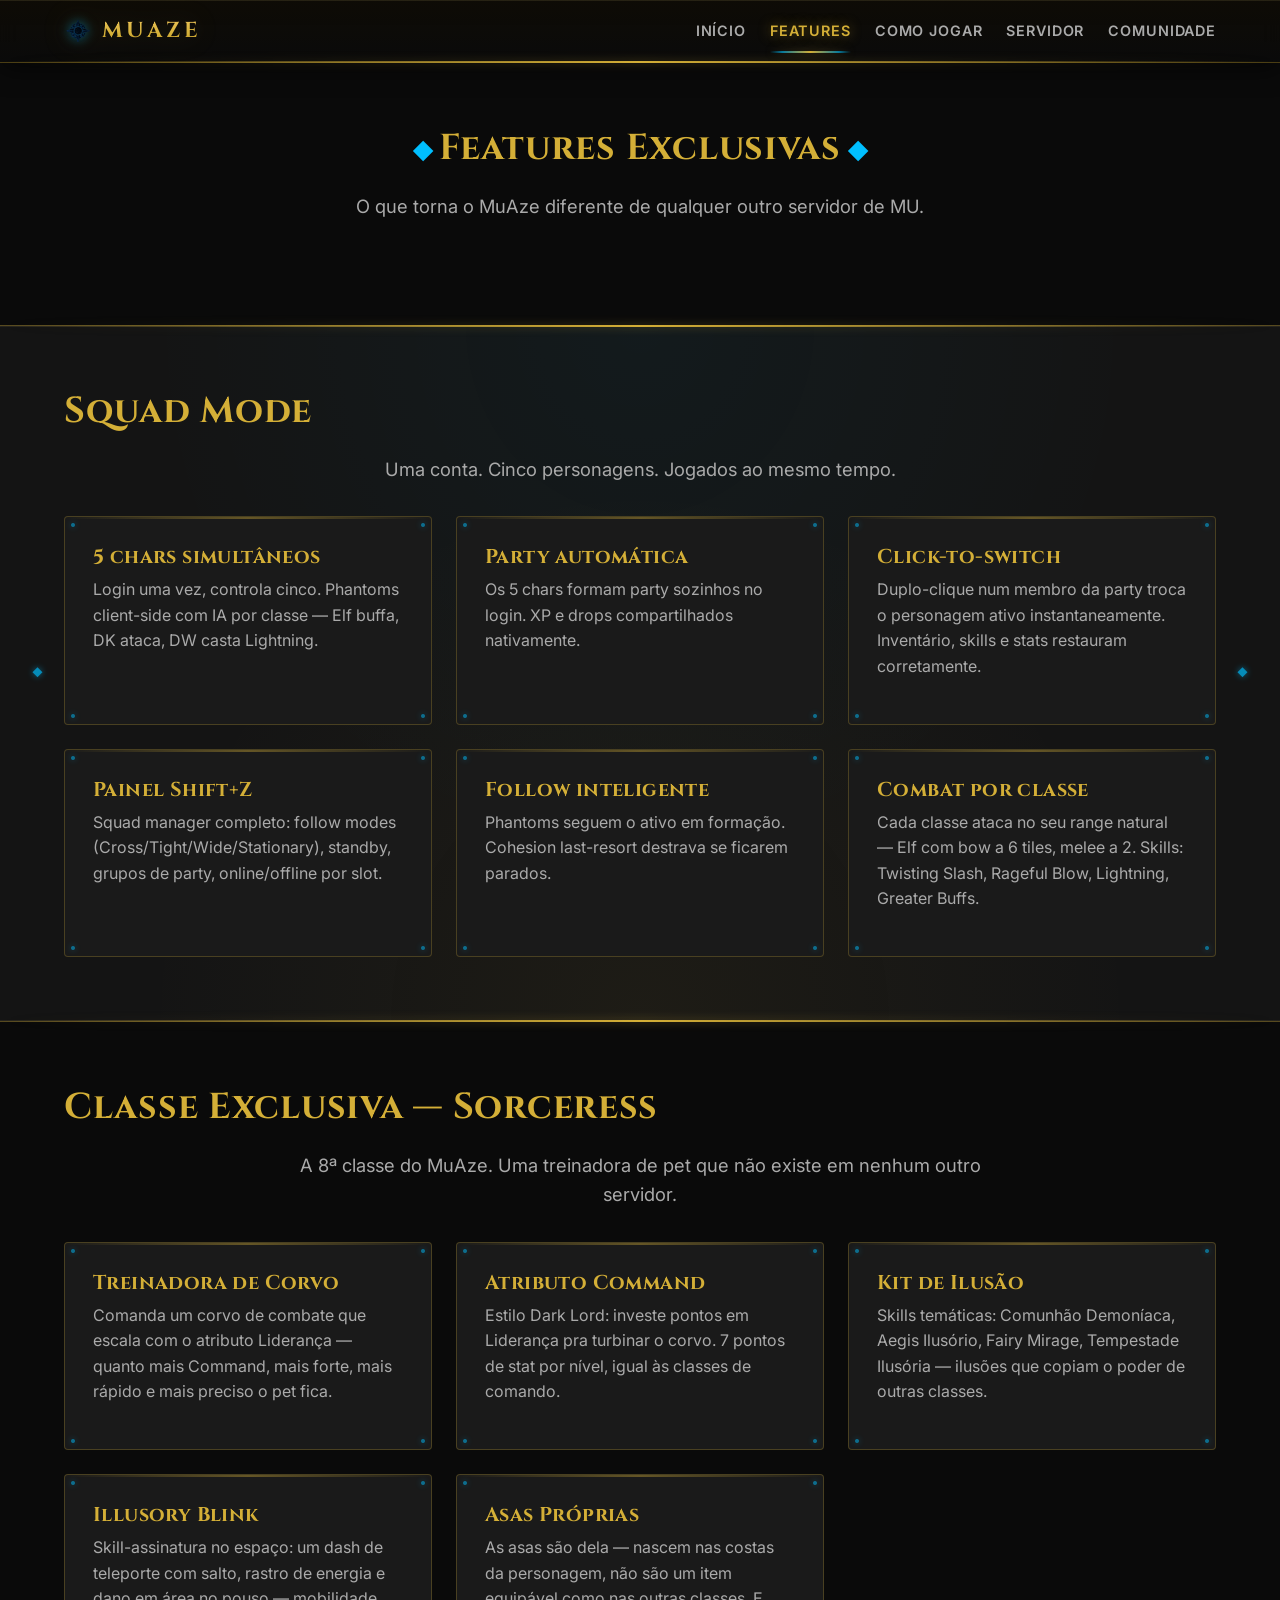
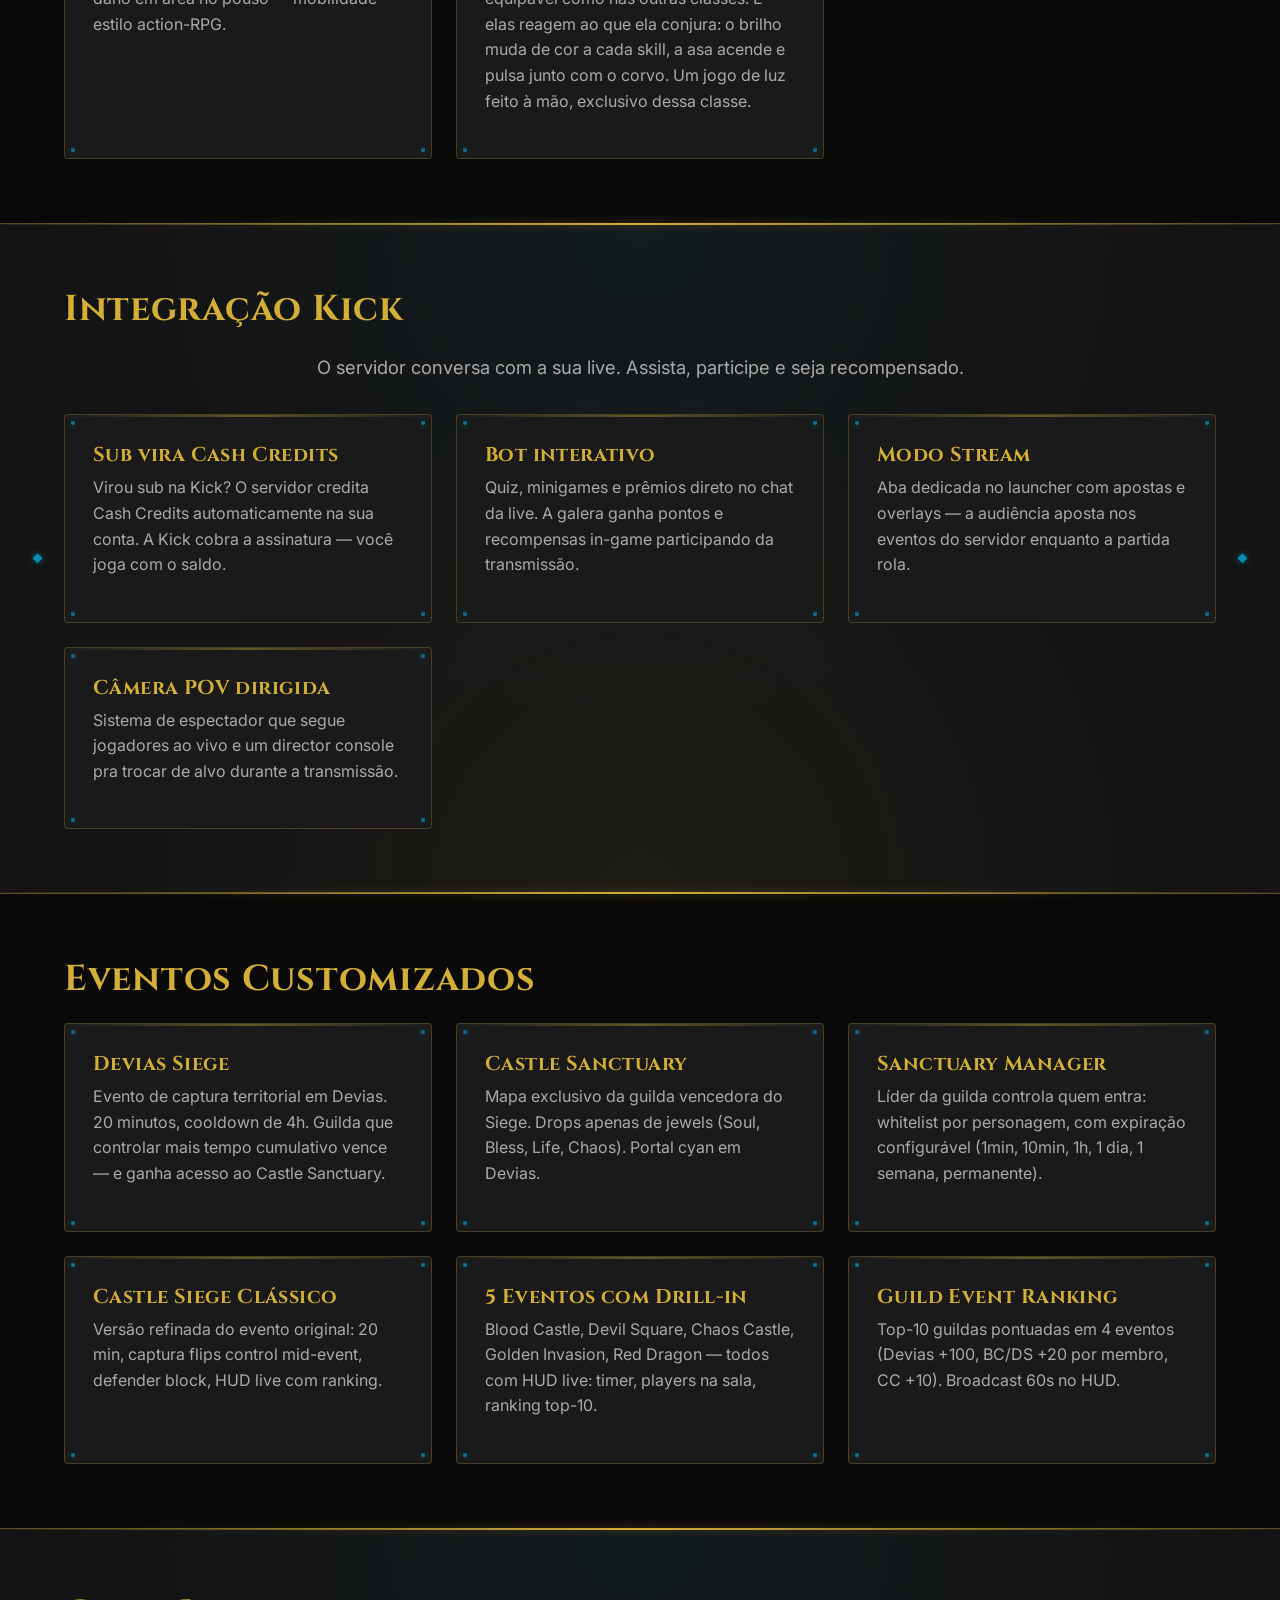
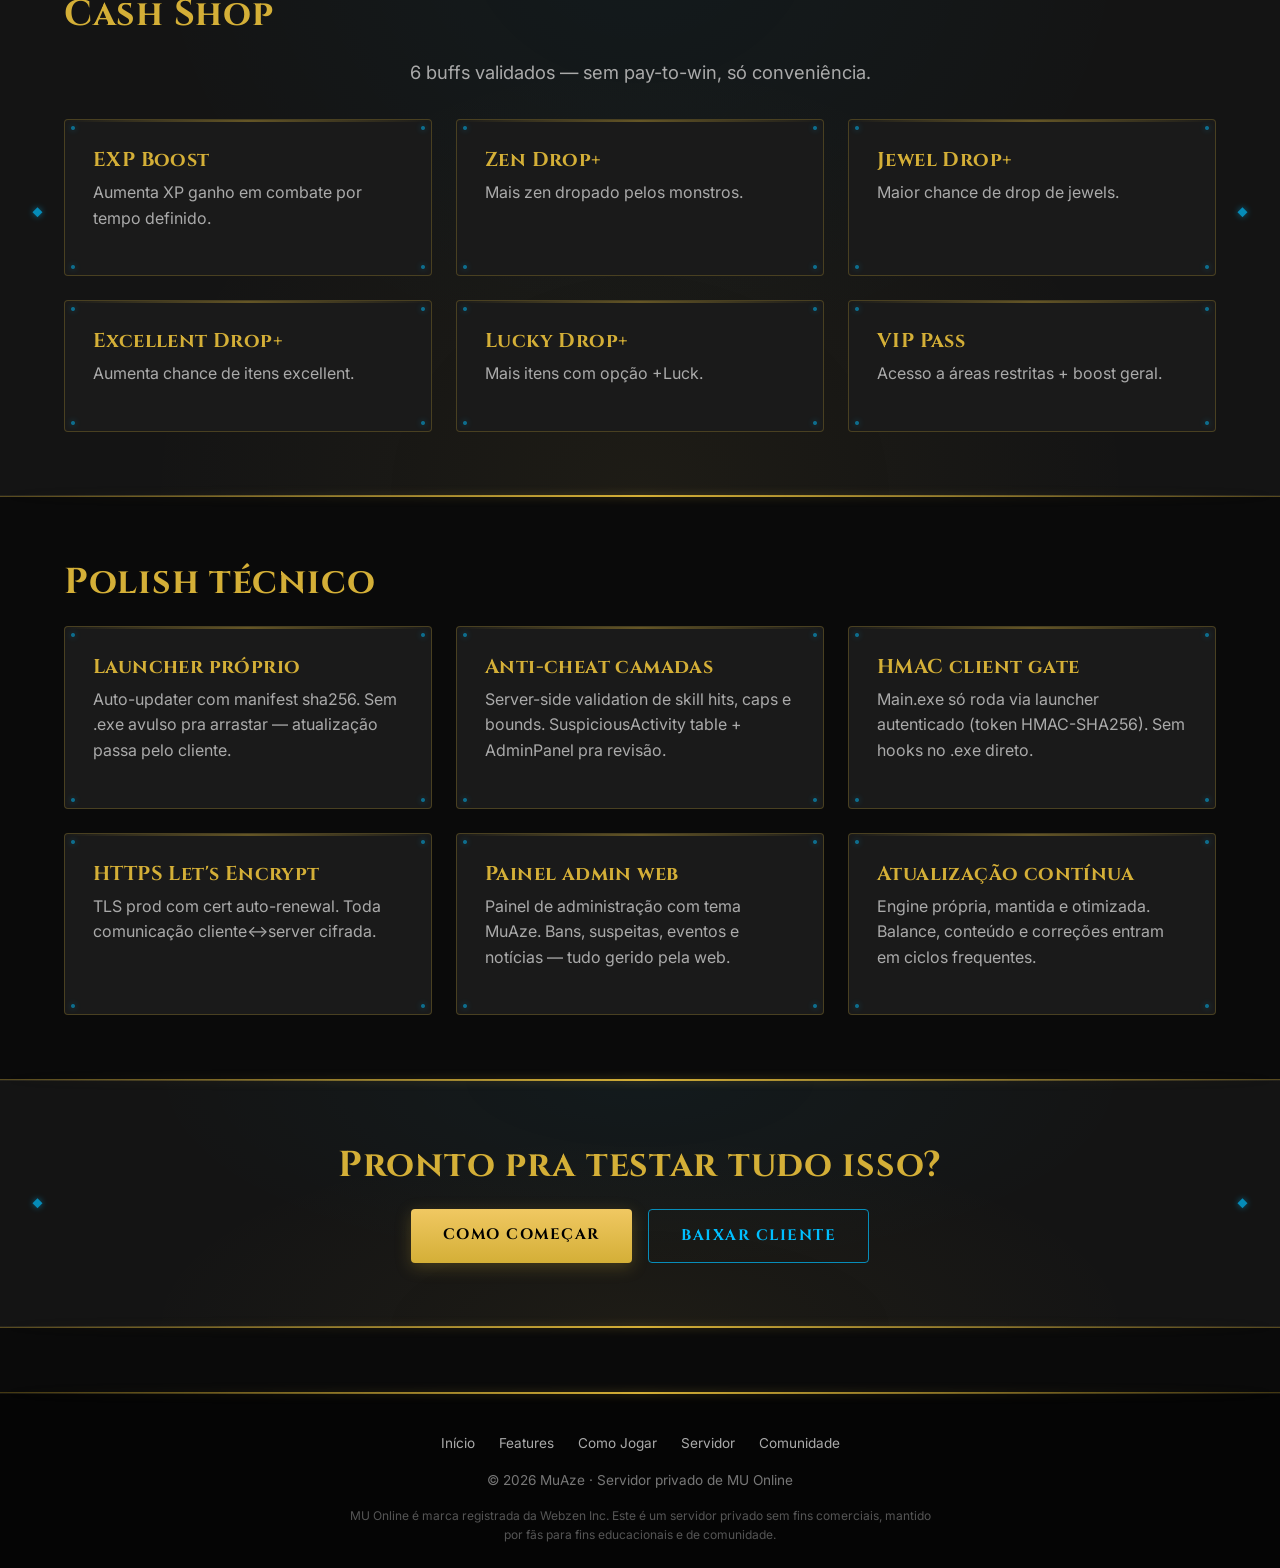
<file: features.html>
<!DOCTYPE html>
<html lang="pt-BR">
<head>
    <meta charset="UTF-8">
    <meta name="viewport" content="width=device-width, initial-scale=1.0">
    <title>Features — MuAze</title>
    <meta name="description" content="Squad Mode, Devias Siege, Castle Sanctuary, Cash Shop e 5 eventos com HUD drill-in — features exclusivas do MuAze.">
    <link rel="preconnect" href="https://fonts.googleapis.com">
    <link rel="preconnect" href="https://fonts.gstatic.com" crossorigin>
    <link href="https://fonts.googleapis.com/css2?family=Cinzel:wght@400;700&family=Inter:wght@400;600;700&display=swap" rel="stylesheet">
    <link rel="stylesheet" href="assets/css/main.css">
    <link rel="icon" type="image/png" href="assets/img/class-dk.png">
</head>
<body>

<header class="site-header">
    <div class="container">
        <a href="index.html" class="brand">
            <img src="assets/img/mu/logo.png" alt="" class="brand-emblem" aria-hidden="true">
            <span data-content="site.brand">MuAze</span>
        </a>
        <nav><ul class="nav">
            <li><a href="index.html">Início</a></li>
            <li><a href="features.html" class="active">Features</a></li>
            <li><a href="how-to-play.html">Como Jogar</a></li>
            <li><a href="server-info.html">Servidor</a></li>
            <li><a href="community.html">Comunidade</a></li>
        </ul></nav>
    </div>
</header>

<section>
    <div class="container">
        <div class="section-header">
            <h2 data-content="features.pageHeader">Features Exclusivas</h2>
            <p class="lede" data-content="features.pageLede">O que torna o MuAze diferente de qualquer outro servidor de MU.</p>
        </div>
    </div>
</section>

<section class="alt" id="squad">
    <div class="container">
        <h2 data-content="features.squadHeader">Squad Mode</h2>
        <p class="lede" data-content="features.squadLede">Uma conta. Cinco personagens. Jogados ao mesmo tempo.</p>
        <div class="grid grid-3" data-content-list="features.squadCards">
            <article class="card" data-content-template>
                <h3 data-content-item="title">5 chars simultâneos</h3>
                <p data-content-item="body">Login uma vez, controla cinco.</p>
            </article>
        </div>
    </div>
</section>

<section id="sorceress">
    <div class="container">
        <h2 data-content="features.sorceressHeader">Classe Exclusiva — Sorceress</h2>
        <p class="lede" data-content="features.sorceressLede">A 8ª classe do MuAze. Uma treinadora de pet que não existe em nenhum outro servidor.</p>
        <div class="grid grid-3" data-content-list="features.sorceressCards">
            <article class="card" data-content-template>
                <h3 data-content-item="title">Treinadora de Corvo</h3>
                <p data-content-item="body">Comanda um corvo de combate que escala com Liderança.</p>
            </article>
        </div>
    </div>
</section>

<section class="alt" id="kick">
    <div class="container">
        <h2 data-content="features.kickHeader">Integração Kick</h2>
        <p class="lede" data-content="features.kickLede">O servidor conversa com a sua live. Assista, participe e seja recompensado.</p>
        <div class="grid grid-3" data-content-list="features.kickCards">
            <article class="card" data-content-template>
                <h3 data-content-item="title">Sub vira Cash Credits</h3>
                <p data-content-item="body">Virou sub na Kick? O servidor credita Cash Credits na sua conta.</p>
            </article>
        </div>
    </div>
</section>

<section id="events">
    <div class="container">
        <h2 data-content="features.eventsHeader">Eventos Customizados</h2>
        <div class="grid grid-3" data-content-list="features.eventsCards">
            <article class="card" data-content-template>
                <h3 data-content-item="title">Devias Siege</h3>
                <p data-content-item="body">Evento de captura territorial em Devias.</p>
            </article>
        </div>
    </div>
</section>

<section class="alt" id="cashshop">
    <div class="container">
        <h2 data-content="features.cashshopHeader">Cash Shop</h2>
        <p class="lede" data-content="features.cashshopLede">6 buffs validados — sem pay-to-win, só conveniência.</p>
        <div class="grid grid-3" data-content-list="features.cashshopCards">
            <article class="card" data-content-template>
                <h3 data-content-item="title">EXP Boost</h3>
                <p data-content-item="body">Aumenta XP ganho em combate por tempo definido.</p>
            </article>
        </div>
    </div>
</section>

<section>
    <div class="container">
        <h2 data-content="features.polishHeader">Polish técnico</h2>
        <div class="grid grid-3" data-content-list="features.polishCards">
            <article class="card" data-content-template>
                <h3 data-content-item="title">Launcher próprio</h3>
                <p data-content-item="body">Auto-updater com manifest sha256.</p>
            </article>
        </div>
    </div>
</section>

<section class="alt">
    <div class="container text-center">
        <h2 data-content="features.ctaHeader">Pronto pra testar tudo isso?</h2>
        <div class="btn-row">
            <a href="how-to-play.html" class="btn" data-content="features.ctaPrimary">Como Começar</a>
            <a class="btn btn-secondary" data-content="features.ctaSecondary" data-content-attr="href:site.downloadUrl" href="#">Baixar Cliente</a>
        </div>
    </div>
</section>

<footer class="site-footer">
    <div class="container">
        <div class="footer-links">
            <a href="index.html">Início</a>
            <a href="features.html">Features</a>
            <a href="how-to-play.html">Como Jogar</a>
            <a href="server-info.html">Servidor</a>
            <a href="community.html">Comunidade</a>
        </div>
        <p data-content="site.footerCopyright">© 2026 MuAze · Servidor privado de MU Online</p>
        <p class="disclaimer" data-content="site.footerDisclaimer">
            MU Online é marca registrada da Webzen Inc. Este é um servidor privado sem fins comerciais,
            mantido por fãs para fins educacionais e de comunidade.
        </p>
    </div>
</footer>

<script src="assets/js/main.js" defer></script>

</body>
</html>
</file>
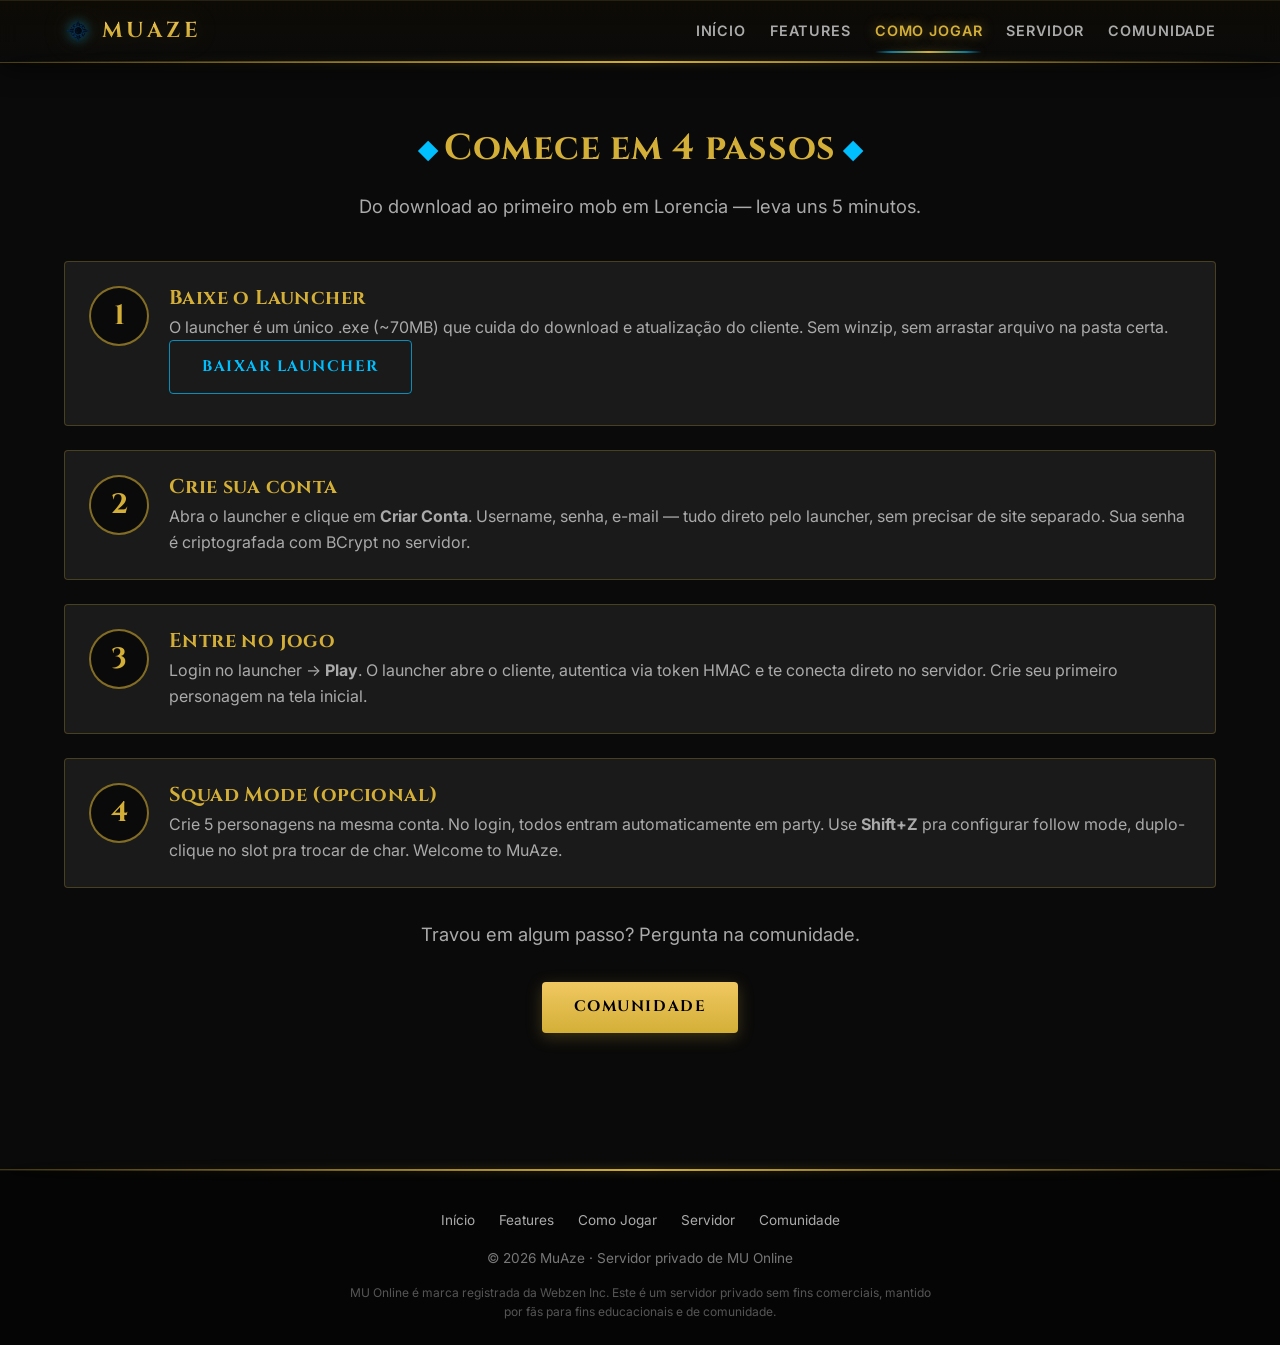
<file: how-to-play.html>
<!DOCTYPE html>
<html lang="pt-BR">
<head>
    <meta charset="UTF-8">
    <meta name="viewport" content="width=device-width, initial-scale=1.0">
    <title>Como Jogar — MuAze</title>
    <meta name="description" content="Comece a jogar MuAze em 4 passos: baixe, instale, crie conta e entre no jogo.">
    <link rel="preconnect" href="https://fonts.googleapis.com">
    <link rel="preconnect" href="https://fonts.gstatic.com" crossorigin>
    <link href="https://fonts.googleapis.com/css2?family=Cinzel:wght@400;700&family=Inter:wght@400;600;700&display=swap" rel="stylesheet">
    <link rel="stylesheet" href="assets/css/main.css">
    <link rel="icon" type="image/png" href="assets/img/class-dk.png">
</head>
<body>

<header class="site-header">
    <div class="container">
        <a href="index.html" class="brand">
            <img src="assets/img/mu/logo.png" alt="" class="brand-emblem" aria-hidden="true">
            <span data-content="site.brand">MuAze</span>
        </a>
        <nav><ul class="nav">
            <li><a href="index.html">Início</a></li>
            <li><a href="features.html">Features</a></li>
            <li><a href="how-to-play.html" class="active">Como Jogar</a></li>
            <li><a href="server-info.html">Servidor</a></li>
            <li><a href="community.html">Comunidade</a></li>
        </ul></nav>
    </div>
</header>

<section>
    <div class="container">
        <div class="section-header">
            <h2 data-content="howToPlay.pageHeader">Comece em 4 passos</h2>
            <p class="lede" data-content="howToPlay.pageLede">Do download ao primeiro mob em Lorencia — leva uns 5 minutos.</p>
        </div>

        <div class="steps" data-content-list="howToPlay.steps">

            <div class="step" data-content-template>
                <div>
                    <h3 data-content-item="title">Baixe o Launcher</h3>
                    <p data-content-item-html="body">O launcher é um único .exe (~70MB) que cuida do download e atualização do cliente.</p>
                    <p data-content-item-if="ctaText"><a class="btn btn-secondary" data-content-item="ctaText" data-content-item-attr="href:ctaUrl" href="#">Baixar Launcher</a></p>
                </div>
            </div>

        </div>

        <div class="text-center mt-2">
            <p class="lede" data-content="howToPlay.footerLede">Travou em algum passo? Pergunta na comunidade.</p>
            <a href="community.html" class="btn" data-content="howToPlay.footerCta">Comunidade</a>
        </div>
    </div>
</section>

<footer class="site-footer">
    <div class="container">
        <div class="footer-links">
            <a href="index.html">Início</a>
            <a href="features.html">Features</a>
            <a href="how-to-play.html">Como Jogar</a>
            <a href="server-info.html">Servidor</a>
            <a href="community.html">Comunidade</a>
        </div>
        <p data-content="site.footerCopyright">© 2026 MuAze · Servidor privado de MU Online</p>
        <p class="disclaimer" data-content="site.footerDisclaimer">
            MU Online é marca registrada da Webzen Inc. Este é um servidor privado sem fins comerciais,
            mantido por fãs para fins educacionais e de comunidade.
        </p>
    </div>
</footer>

<script src="assets/js/main.js" defer></script>

</body>
</html>
</file>
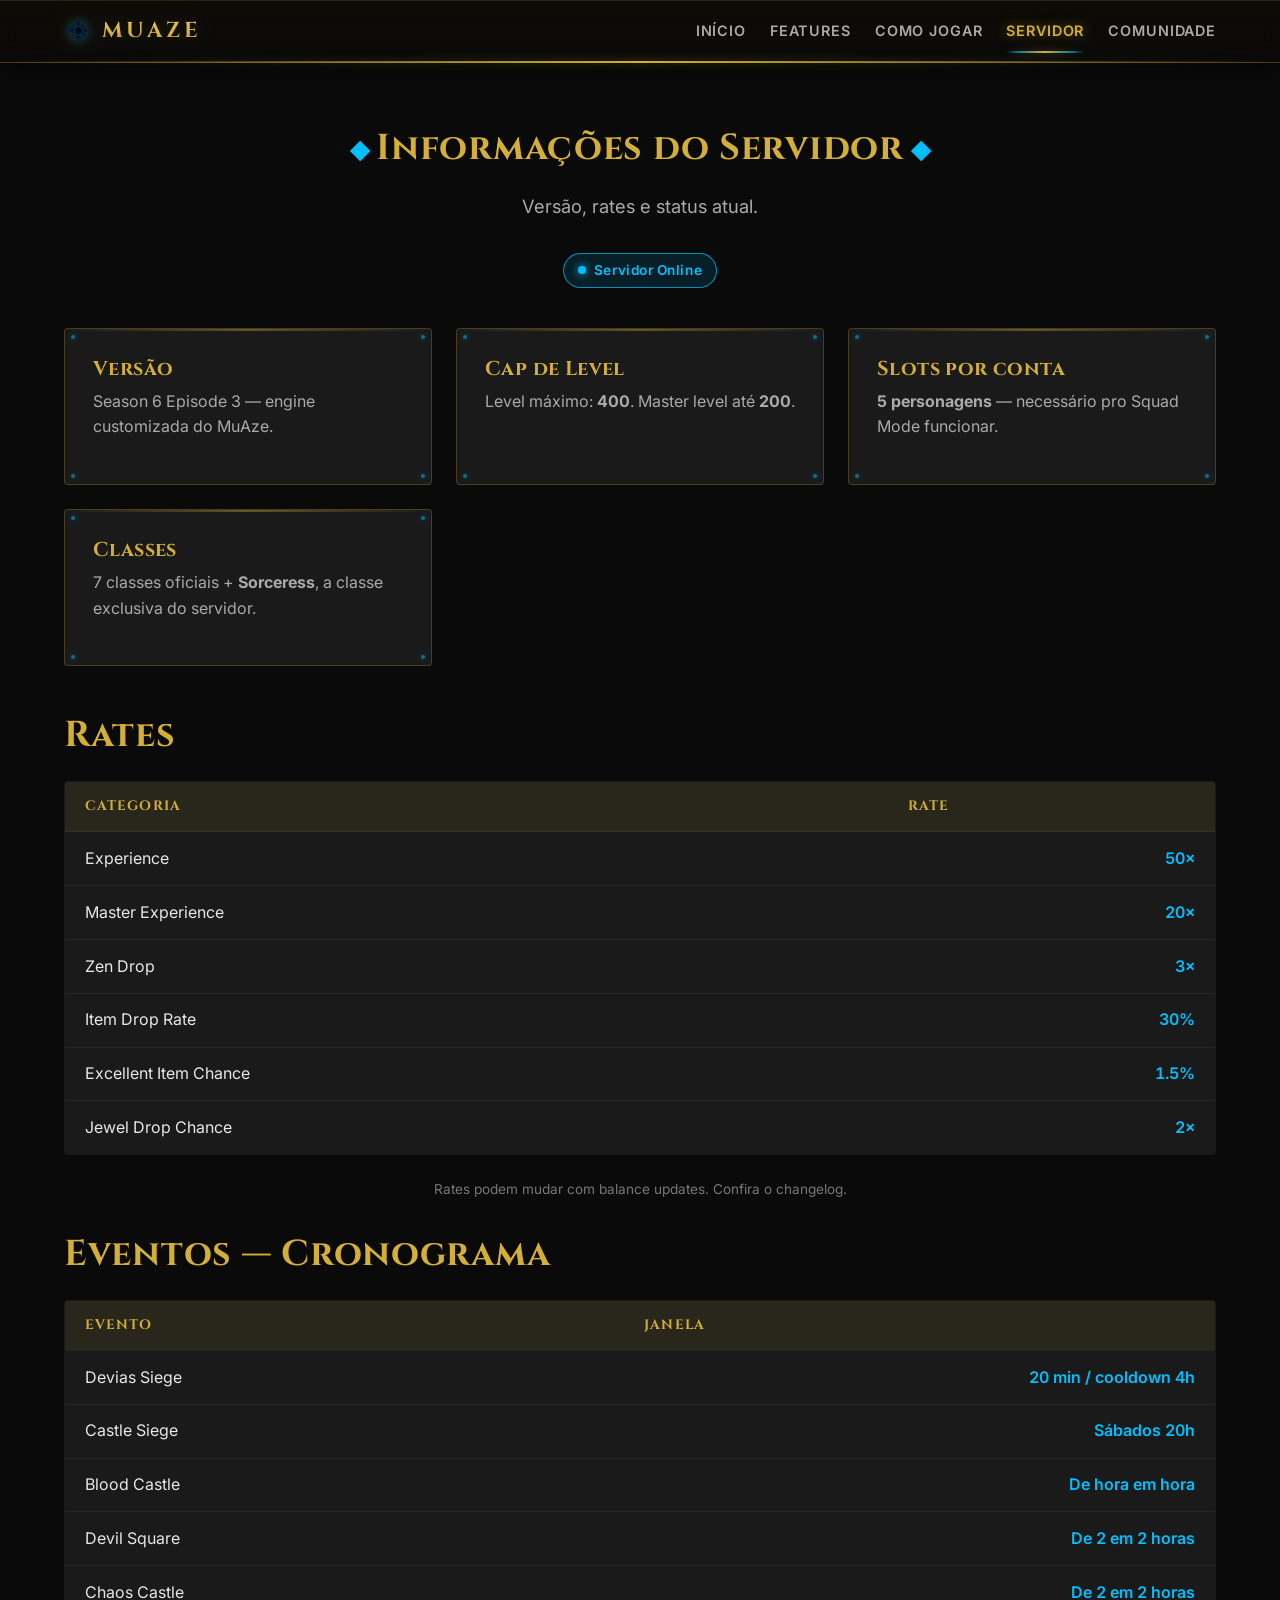
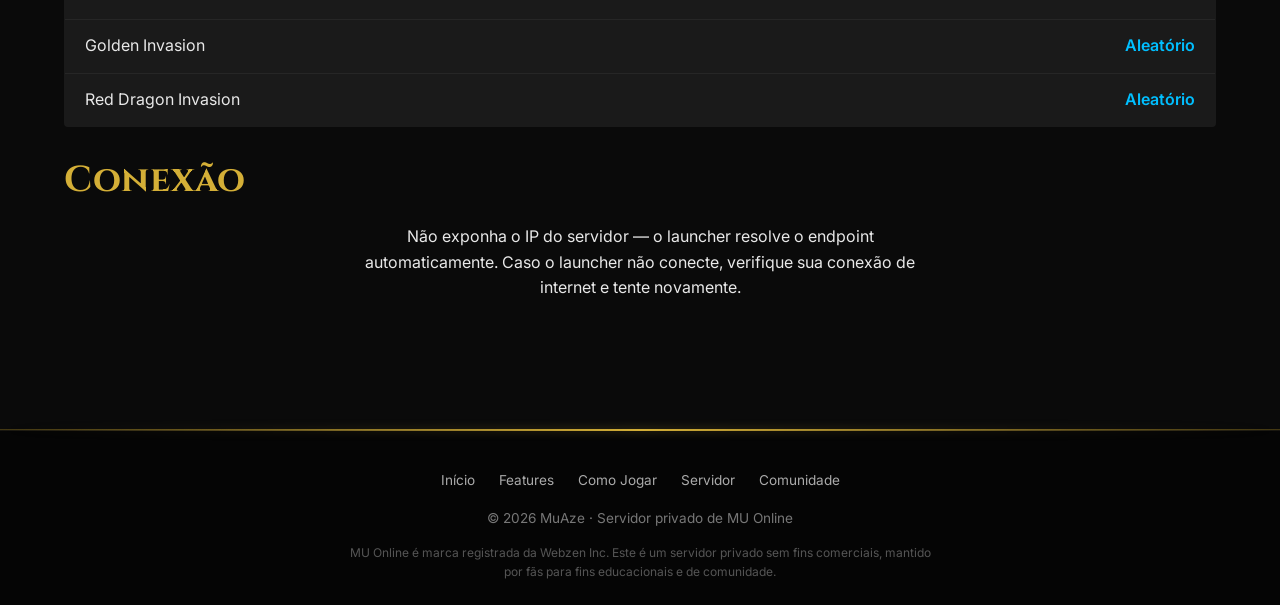
<file: server-info.html>
<!DOCTYPE html>
<html lang="pt-BR">
<head>
    <meta charset="UTF-8">
    <meta name="viewport" content="width=device-width, initial-scale=1.0">
    <title>Servidor — MuAze</title>
    <meta name="description" content="Rates, versão e status do servidor MuAze.">
    <link rel="preconnect" href="https://fonts.googleapis.com">
    <link rel="preconnect" href="https://fonts.gstatic.com" crossorigin>
    <link href="https://fonts.googleapis.com/css2?family=Cinzel:wght@400;700&family=Inter:wght@400;600;700&display=swap" rel="stylesheet">
    <link rel="stylesheet" href="assets/css/main.css">
    <link rel="icon" type="image/png" href="assets/img/class-dk.png">
</head>
<body>

<header class="site-header">
    <div class="container">
        <a href="index.html" class="brand">
            <img src="assets/img/mu/logo.png" alt="" class="brand-emblem" aria-hidden="true">
            <span data-content="site.brand">MuAze</span>
        </a>
        <nav><ul class="nav">
            <li><a href="index.html">Início</a></li>
            <li><a href="features.html">Features</a></li>
            <li><a href="how-to-play.html">Como Jogar</a></li>
            <li><a href="server-info.html" class="active">Servidor</a></li>
            <li><a href="community.html">Comunidade</a></li>
        </ul></nav>
    </div>
</header>

<section>
    <div class="container">
        <div class="section-header">
            <h2 data-content="serverInfo.pageHeader">Informações do Servidor</h2>
            <p class="lede" data-content="serverInfo.pageLede">Versão, rates e status atual.</p>
            <p><span class="status" data-content="site.serverStatusLabel">Servidor Online</span></p>
        </div>

        <div class="grid grid-3 mb-3" data-content-list="serverInfo.summary">
            <article class="card" data-content-template>
                <h3 data-content-item="title">Versão</h3>
                <p data-content-item-html="body">Season 6 Episode 3 — engine customizada do MuAze.</p>
            </article>
        </div>

        <h2 data-content="serverInfo.ratesHeader">Rates</h2>
        <table class="rate-table">
            <thead>
                <tr><th>Categoria</th><th>Rate</th></tr>
            </thead>
            <tbody data-content-list="serverInfo.rates">
                <tr data-content-template>
                    <td data-content-item="category">Experience</td>
                    <td data-content-item="value">50×</td>
                </tr>
            </tbody>
        </table>
        <p class="text-center" style="color:var(--muted); font-size:0.85rem;" data-content="serverInfo.ratesNote">
            Rates podem mudar com balance updates. Confira o changelog.
        </p>

        <h2 class="mt-2" data-content="serverInfo.eventsHeader">Eventos — Cronograma</h2>
        <table class="rate-table">
            <thead>
                <tr><th>Evento</th><th>Janela</th></tr>
            </thead>
            <tbody data-content-list="serverInfo.events">
                <tr data-content-template>
                    <td data-content-item="name">Devias Siege</td>
                    <td data-content-item="window">20 min / cooldown 4h</td>
                </tr>
            </tbody>
        </table>

        <h2 class="mt-2" data-content="serverInfo.connectionHeader">Conexão</h2>
        <p class="text-center" style="max-width:600px; margin:0 auto;" data-content="serverInfo.connectionBody">
            Não exponha o IP do servidor — o launcher resolve o endpoint automaticamente.
            Caso o launcher não conecte, verifique sua conexão de internet e tente novamente.
        </p>

    </div>
</section>

<footer class="site-footer">
    <div class="container">
        <div class="footer-links">
            <a href="index.html">Início</a>
            <a href="features.html">Features</a>
            <a href="how-to-play.html">Como Jogar</a>
            <a href="server-info.html">Servidor</a>
            <a href="community.html">Comunidade</a>
        </div>
        <p data-content="site.footerCopyright">© 2026 MuAze · Servidor privado de MU Online</p>
        <p class="disclaimer" data-content="site.footerDisclaimer">
            MU Online é marca registrada da Webzen Inc. Este é um servidor privado sem fins comerciais,
            mantido por fãs para fins educacionais e de comunidade.
        </p>
    </div>
</footer>

<script src="assets/js/main.js" defer></script>

</body>
</html>
</file>
<file: assets/css/main.css>
/* ====================================================================
   MuAze Landing Page
   Dark theme inspired by in-game HUD (gold + cyan + near-black).
   ==================================================================== */

:root {
    --bg:          #0a0a0a;
    --bg-elev:     #141414;
    --bg-card:     #1a1a1a;
    --gold:        #d4af37;
    --gold-bright: #f0c862;
    --gold-dim:    rgba(212, 175, 55, 0.6);
    --cyan:        #00bfff;
    --cyan-dim:    rgba(0, 191, 255, 0.7);
    --text:        #e8e8e8;
    --text-dim:    #aaa;
    --muted:       #777;
    --border:      rgba(212, 175, 55, 0.25);
    --border-hi:   rgba(212, 175, 55, 0.55);
    --shadow-md:   0 4px 16px rgba(0, 0, 0, 0.6);
    --shadow-lg:   0 8px 32px rgba(0, 0, 0, 0.8);
    --radius:      4px;
    --max-w:       1200px;
}

* { box-sizing: border-box; }

html, body {
    margin: 0;
    padding: 0;
    background: var(--bg);
    color: var(--text);
    font-family: 'Inter', -apple-system, BlinkMacSystemFont, 'Segoe UI', sans-serif;
    font-size: 16px;
    line-height: 1.6;
    -webkit-font-smoothing: antialiased;
    text-rendering: optimizeLegibility;
}

h1, h2, h3, h4 {
    font-family: 'Cinzel', 'Trajan Pro', Georgia, serif;
    font-weight: 700;
    line-height: 1.2;
    margin: 0 0 0.6em;
    color: var(--gold);
    letter-spacing: 0.02em;
}

h1 { font-size: clamp(2rem, 5vw, 3.5rem); }
h2 { font-size: clamp(1.5rem, 3.5vw, 2.25rem); }
h3 { font-size: 1.25rem; }

p { margin: 0 0 1em; }

a {
    color: var(--cyan);
    text-decoration: none;
    transition: color 0.15s ease;
}
a:hover { color: var(--gold); }

img { max-width: 100%; height: auto; display: block; }

.container {
    max-width: var(--max-w);
    margin: 0 auto;
    padding: 0 1.5rem;
}

/* ====================================================================
   Header / Nav
   ==================================================================== */

.site-header {
    position: sticky;
    top: 0;
    z-index: 50;
    background: linear-gradient(180deg,
        rgba(15, 12, 6, 0.92) 0%,
        rgba(10, 10, 10, 0.88) 100%);
    backdrop-filter: blur(10px) saturate(140%);
    -webkit-backdrop-filter: blur(10px) saturate(140%);
    border-bottom: 1px solid rgba(212, 175, 55, 0.3);
    box-shadow:
        inset 0 1px 0 rgba(255, 230, 150, 0.10),
        0 6px 24px rgba(0, 0, 0, 0.55);
}

/* Gold gradient line at bottom edge (matches footer + section.alt treatment) */
.site-header::after {
    content: '';
    position: absolute;
    bottom: -1px;
    left: 0;
    right: 0;
    height: 2px;
    background: linear-gradient(90deg,
        transparent 0%,
        rgba(212, 175, 55, 0.25) 15%,
        var(--gold) 50%,
        rgba(212, 175, 55, 0.25) 85%,
        transparent 100%);
    filter: drop-shadow(0 0 4px rgba(212, 175, 55, 0.5));
    pointer-events: none;
}

.site-header .container {
    display: flex;
    align-items: center;
    justify-content: space-between;
    padding-top: 0.85rem;
    padding-bottom: 0.85rem;
    gap: 1.5rem;
}

.brand {
    display: flex;
    align-items: center;
    gap: 0.6rem;
    font-family: 'Cinzel', serif;
    font-weight: 700;
    font-size: 1.35rem;
    letter-spacing: 0.18em;
    text-transform: uppercase;
    background: linear-gradient(180deg, var(--gold-bright) 0%, var(--gold) 60%, #a37a1d 100%);
    -webkit-background-clip: text;
    background-clip: text;
    color: transparent;
    -webkit-text-fill-color: transparent;
    filter: drop-shadow(0 0 14px rgba(212, 175, 55, 0.18));
    animation: brandBreath 4.2s ease-in-out infinite;
    transition: filter 0.25s ease, letter-spacing 0.25s ease;
}

.brand:hover {
    letter-spacing: 0.2em;
    filter: drop-shadow(0 0 22px rgba(212, 175, 55, 0.55));
}

@keyframes brandBreath {
    0%, 100% { filter: drop-shadow(0 0 14px rgba(212, 175, 55, 0.18)); }
    50%      { filter: drop-shadow(0 0 22px rgba(212, 175, 55, 0.45)); }
}

.brand-emblem {
    width: 28px;
    height: 28px;
    filter: drop-shadow(0 0 6px rgba(0, 191, 255, 0.55));
    animation: brandEmblemPulse 3.2s ease-in-out infinite;
    transition: transform 0.25s ease, filter 0.25s ease;
}

.brand:hover .brand-emblem {
    transform: rotate(45deg);
    filter: drop-shadow(0 0 12px rgba(0, 191, 255, 0.9));
}

@keyframes brandEmblemPulse {
    0%, 100% { filter: drop-shadow(0 0  6px rgba(0, 191, 255, 0.45)); transform: scale(1); }
    50%      { filter: drop-shadow(0 0 14px rgba(0, 191, 255, 0.95));  transform: scale(1.08); }
}

@media (prefers-reduced-motion: reduce) {
    .brand,
    .brand-emblem { animation: none; }
}

.nav {
    display: flex;
    gap: 1.5rem;
    align-items: center;
    list-style: none;
    margin: 0;
    padding: 0;
}

.nav a {
    position: relative;
    color: var(--text-dim);
    font-size: 0.9rem;
    font-weight: 600;
    text-transform: uppercase;
    letter-spacing: 0.06em;
    padding: 0.4rem 0;
    transition:
        color 0.22s ease,
        text-shadow 0.22s ease,
        letter-spacing 0.22s ease;
}

.nav a::after {
    content: '';
    position: absolute;
    bottom: -0.45rem;
    left: 50%;
    right: 50%;
    height: 2px;
    background: linear-gradient(90deg, transparent, var(--gold), transparent);
    opacity: 0;
    transition: left 0.3s ease, right 0.3s ease, opacity 0.3s ease;
}

.nav a:hover {
    color: var(--gold);
    text-shadow: 0 0 10px rgba(212, 175, 55, 0.45);
    letter-spacing: 0.08em;
}

.nav a:hover::after {
    left: 0;
    right: 0;
    opacity: 0.7;
}

.nav a.active {
    color: var(--gold);
    text-shadow: 0 0 12px rgba(212, 175, 55, 0.5);
}

.nav a.active::after {
    left: 0;
    right: 0;
    opacity: 1;
    background: linear-gradient(90deg,
        transparent 0%,
        rgba(0, 191, 255, 0.6) 15%,
        var(--gold) 50%,
        rgba(0, 191, 255, 0.6) 85%,
        transparent 100%);
    filter: drop-shadow(0 0 5px rgba(212, 175, 55, 0.5));
}

/* ====================================================================
   Hero
   ==================================================================== */

.hero {
    position: relative;
    min-height: 88vh;
    display: flex;
    align-items: center;
    justify-content: center;
    text-align: center;
    overflow: hidden;
    padding: 5rem 1.5rem 8rem;
}

.hero::before {
    content: '';
    position: absolute;
    inset: 0;
    background-image: url('../img/hero-bg.jpg');
    background-size: cover;
    background-position: center 30%;
    filter: brightness(0.7) saturate(1.35) contrast(1.05);
    transform: scale(1.04);
    z-index: 0;
    animation: heroZoom 30s ease-in-out infinite alternate;
}

@keyframes heroZoom {
    from { transform: scale(1.04); }
    to   { transform: scale(1.10); }
}

.hero::after {
    content: '';
    position: absolute;
    inset: 0;
    background:
        radial-gradient(ellipse at 50% 45%, transparent 0%, rgba(10, 10, 10, 0.35) 55%, rgba(10, 10, 10, 0.85) 95%),
        linear-gradient(180deg,
            rgba(10, 10, 10, 0.55) 0%,
            rgba(10, 10, 10, 0.10) 35%,
            rgba(10, 10, 10, 0.10) 55%,
            rgba(10, 10, 10, 0.75) 88%,
            var(--bg) 100%);
    z-index: 1;
}

.hero-fog {
    position: absolute;
    inset: -10%;
    background-image: url('../img/fog.png');
    background-size: cover;
    background-position: center;
    opacity: 0.18;
    mix-blend-mode: screen;
    z-index: 1;
    pointer-events: none;
    animation: fogDrift 60s linear infinite;
}

.hero-rays {
    position: absolute;
    inset: 0;
    background:
        radial-gradient(ellipse 70% 50% at 50% -10%, rgba(212, 175, 55, 0.18) 0%, transparent 60%),
        radial-gradient(ellipse 40% 30% at 50% 0%,    rgba(255, 230, 150, 0.12) 0%, transparent 70%);
    pointer-events: none;
    z-index: 1;
    animation: raysPulse 8s ease-in-out infinite;
}

@keyframes raysPulse {
    0%, 100% { opacity: 0.55; }
    50%      { opacity: 1; }
}

/* ----- Vignette breathing (edges darken/lighten subtly) ----- */

.hero-vignette {
    position: absolute;
    inset: 0;
    pointer-events: none;
    z-index: 1;
    background:
        radial-gradient(ellipse 100% 100% at center,
            transparent 35%,
            rgba(0, 0, 0, 0.25) 70%,
            rgba(0, 0, 0, 0.55) 100%);
    animation: vignetteBreath 6s ease-in-out infinite;
}

@keyframes vignetteBreath {
    0%, 100% { opacity: 0.7; }
    50%      { opacity: 1.0; }
}

/* ----- Floating glow orbs (replaces directional beam sweep) ----- */

.hero-orbs {
    position: absolute;
    inset: 0;
    pointer-events: none;
    z-index: 1;
    overflow: hidden;
}

.hero-orbs span {
    position: absolute;
    border-radius: 50%;
    filter: blur(48px);
    mix-blend-mode: screen;
    animation: orbDrift ease-in-out infinite;
}

.hero-orbs span.gold {
    background: radial-gradient(circle,
        rgba(255, 215, 130, 0.30) 0%,
        rgba(212, 175, 55, 0.10) 45%,
        transparent 75%);
}

.hero-orbs span.cyan {
    background: radial-gradient(circle,
        rgba(120, 220, 255, 0.22) 0%,
        rgba(0, 191, 255, 0.07) 45%,
        transparent 75%);
}

.hero-orbs span:nth-child(1) { top:  8%; left:  6%; width: 320px; height: 320px; animation-duration: 22s; animation-delay: 0s;   }
.hero-orbs span:nth-child(2) { top: 28%; right: 8%; width: 280px; height: 280px; animation-duration: 26s; animation-delay: -8s; }
.hero-orbs span:nth-child(3) { bottom: 18%; left: 32%; width: 360px; height: 360px; animation-duration: 30s; animation-delay: -14s; }
.hero-orbs span:nth-child(4) { top:   4%; left:  55%; width: 220px; height: 220px; animation-duration: 24s; animation-delay: -4s;  }

@keyframes orbDrift {
    0%, 100% { transform: translate(0, 0)         scale(1);   opacity: 0.75; }
    25%      { transform: translate(40px, -25px)  scale(1.08); opacity: 1;    }
    50%      { transform: translate(20px,  30px)  scale(0.92); opacity: 0.6;  }
    75%      { transform: translate(-30px, 10px)  scale(1.05); opacity: 0.85; }
}

/* ----- Rising golden embers ----- */

.hero-embers {
    position: absolute;
    inset: 0;
    pointer-events: none;
    z-index: 1;
    overflow: hidden;
}

.hero-embers span {
    position: absolute;
    bottom: -12px;
    width: 5px;
    height: 5px;
    border-radius: 50%;
    background: radial-gradient(circle, #ffe6a0 0%, rgba(212, 175, 55, 0.6) 45%, transparent 75%);
    filter: blur(0.8px);
    box-shadow: 0 0 6px rgba(255, 215, 130, 0.5);
    animation: emberRise linear infinite;
}

.hero-embers span:nth-child(1)  { left:  6%; width: 4px; height: 4px; animation-duration: 14s; animation-delay: 0s;    }
.hero-embers span:nth-child(2)  { left: 14%; width: 6px; height: 6px; animation-duration: 11s; animation-delay: 3s;    }
.hero-embers span:nth-child(3)  { left: 23%; width: 3px; height: 3px; animation-duration: 16s; animation-delay: 6s;    }
.hero-embers span:nth-child(4)  { left: 32%; width: 5px; height: 5px; animation-duration: 13s; animation-delay: 1.5s;  }
.hero-embers span:nth-child(5)  { left: 41%; width: 4px; height: 4px; animation-duration: 17s; animation-delay: 4s;    }
.hero-embers span:nth-child(6)  { left: 50%; width: 6px; height: 6px; animation-duration: 12s; animation-delay: 7s;    }
.hero-embers span:nth-child(7)  { left: 58%; width: 4px; height: 4px; animation-duration: 15s; animation-delay: 2s;    }
.hero-embers span:nth-child(8)  { left: 67%; width: 5px; height: 5px; animation-duration: 14s; animation-delay: 5.5s;  }
.hero-embers span:nth-child(9)  { left: 76%; width: 3px; height: 3px; animation-duration: 13s; animation-delay: 8s;    }
.hero-embers span:nth-child(10) { left: 85%; width: 5px; height: 5px; animation-duration: 16s; animation-delay: 0.5s;  }
.hero-embers span:nth-child(11) { left: 92%; width: 4px; height: 4px; animation-duration: 15s; animation-delay: 6.5s;  }
.hero-embers span:nth-child(12) { left: 97%; width: 3px; height: 3px; animation-duration: 18s; animation-delay: 3.5s;  }

@keyframes emberRise {
    0%   { transform: translateY(0) translateX(0)    scale(0.5); opacity: 0; }
    8%   { opacity: 1; }
    50%  { transform: translateY(-55vh) translateX(8px)  scale(1); }
    92%  { opacity: 0.4; }
    100% { transform: translateY(-105vh) translateX(-6px) scale(0.3); opacity: 0; }
}

@media (prefers-reduced-motion: reduce) {
    .hero-vignette,
    .hero-orbs span,
    .hero-embers span { animation: none; }
    .hero-embers { display: none; }
}

@media (prefers-reduced-motion: reduce) {
    .hero-rays { animation: none; }
}

.hero-scroll-cue {
    position: absolute;
    bottom: 1.5rem;
    left: 50%;
    transform: translateX(-50%);
    z-index: 3;
    color: var(--gold-dim);
    font-family: 'Cinzel', serif;
    font-size: 0.7rem;
    letter-spacing: 0.3em;
    text-transform: uppercase;
    text-align: center;
    pointer-events: none;
    animation: scrollCueBob 2.4s ease-in-out infinite;
}

.hero-scroll-cue::after {
    content: '';
    display: block;
    width: 1px;
    height: 28px;
    margin: 0.5rem auto 0;
    background: linear-gradient(180deg, var(--gold), transparent);
}

@keyframes scrollCueBob {
    0%, 100% { transform: translateX(-50%) translateY(0);    opacity: 0.75; }
    50%      { transform: translateX(-50%) translateY(6px);  opacity: 1; }
}

@keyframes fogDrift {
    0%   { transform: translateX(-3%) translateY(0); }
    50%  { transform: translateX(3%)  translateY(-2%); }
    100% { transform: translateX(-3%) translateY(0); }
}

@media (prefers-reduced-motion: reduce) {
    .hero-fog { animation: none; }
}

/* ----- Hero "new class" feature card (Sorceress) ----- */
.hero-feature {
    position: absolute;
    top: 50%;
    right: clamp(1.5rem, 4vw, 5rem);
    transform: translateY(-50%);
    z-index: 4;
    width: 224px;
    display: flex;
    flex-direction: column;
    align-items: center;
    gap: 0.45rem;
    padding: 1.6rem 1.1rem 1.25rem;
    text-decoration: none;
    border: 1px solid rgba(212, 175, 55, 0.4);
    border-radius: 14px;
    background:
        radial-gradient(ellipse at 50% 0%, rgba(212, 175, 55, 0.12) 0%, transparent 60%),
        linear-gradient(180deg, rgba(20, 18, 14, 0.82) 0%, rgba(8, 8, 10, 0.92) 100%);
    backdrop-filter: blur(3px);
    -webkit-backdrop-filter: blur(3px);
    box-shadow: 0 12px 40px rgba(0, 0, 0, 0.7);
    animation: feature-aura 3.4s ease-in-out infinite;
    transition: transform 0.25s ease, border-color 0.25s ease;
}
.hero-feature:hover {
    transform: translateY(-50%) scale(1.035);
    border-color: rgba(212, 175, 55, 0.75);
}
@keyframes feature-aura {
    0%, 100% { box-shadow: 0 12px 40px rgba(0, 0, 0, 0.7), 0 0 16px rgba(212, 175, 55, 0.16); }
    50%      { box-shadow: 0 12px 40px rgba(0, 0, 0, 0.7), 0 0 40px rgba(212, 175, 55, 0.5); }
}
.hero-feature-badge {
    position: absolute;
    top: -11px;
    left: 50%;
    transform: translateX(-50%);
    overflow: hidden;
    padding: 4px 14px;
    font-family: 'Cinzel', serif;
    font-size: 0.62rem;
    font-weight: 700;
    letter-spacing: 0.14em;
    white-space: nowrap;
    text-transform: uppercase;
    color: #1c1304;
    background: linear-gradient(135deg, #fbe48f 0%, #d4af37 48%, #b8860b 100%);
    border: 1px solid rgba(255, 240, 190, 0.65);
    border-radius: 999px;
    animation: badge-pulse 2.1s ease-in-out infinite;
}
.hero-feature-badge::after {
    content: '';
    position: absolute;
    top: 0;
    left: -70%;
    width: 55%;
    height: 100%;
    background: linear-gradient(100deg, transparent 0%, rgba(255, 255, 255, 0.85) 50%, transparent 100%);
    transform: skewX(-18deg);
    animation: badge-shine 2.8s ease-in-out infinite;
    pointer-events: none;
}
.hero-feature-frame {
    position: relative;
    width: 152px;
    height: 152px;
    padding: 4px;
    border-radius: 10px;
    overflow: hidden;
    background: linear-gradient(135deg, #fbe48f 0%, #d4af37 25%, #6e4f12 50%, #d4af37 75%, #8a651a 100%);
    box-shadow: inset 0 0 0 1px rgba(0, 0, 0, 0.55), 0 6px 18px rgba(0, 0, 0, 0.6);
}
/* light sweep across the portrait — echoes her reactive glow */
.hero-feature-frame::after {
    content: '';
    position: absolute;
    top: -30%;
    left: -65%;
    width: 45%;
    height: 160%;
    background: linear-gradient(100deg, transparent 0%, rgba(255, 255, 255, 0.45) 50%, transparent 100%);
    transform: rotate(8deg);
    animation: frame-shine 4.6s ease-in-out infinite;
    pointer-events: none;
    z-index: 2;
}
@keyframes frame-shine {
    0%   { left: -65%; }
    55%  { left: 135%; }
    100% { left: 135%; }
}
.hero-feature-frame img {
    display: block;
    width: 100%;
    height: 100%;
    object-fit: cover;
    border-radius: 7px;
}
.hero-feature-name {
    margin-top: 0.55rem;
    font-family: 'Cinzel', serif;
    font-size: 1.2rem;
    font-weight: 700;
    letter-spacing: 0.02em;
    color: #f3d77a;
    text-shadow: 0 0 12px rgba(212, 175, 55, 0.55);
}
.hero-feature-flourish {
    display: flex;
    align-items: center;
    justify-content: center;
    gap: 0.5rem;
    width: 78%;
    color: #d4af37;
    font-size: 0.66rem;
    opacity: 0.9;
}
.hero-feature-flourish::before,
.hero-feature-flourish::after {
    content: '';
    height: 1px;
    flex: 1;
    background: linear-gradient(90deg, transparent, rgba(212, 175, 55, 0.55));
}
.hero-feature-flourish::after {
    background: linear-gradient(90deg, rgba(212, 175, 55, 0.55), transparent);
}
.hero-feature-tag {
    font-size: 0.72rem;
    line-height: 1.35;
    color: #c3b89f;
}
.hero-feature-cta {
    margin-top: 0.55rem;
    padding: 0.42rem 0.95rem;
    border: 1px solid rgba(212, 175, 55, 0.55);
    border-radius: 999px;
    font-size: 0.72rem;
    font-weight: 700;
    letter-spacing: 0.05em;
    color: #f0d27a;
    background: rgba(212, 175, 55, 0.08);
    transition: background 0.2s ease, color 0.2s ease, border-color 0.2s ease;
}
.hero-feature:hover .hero-feature-cta {
    background: rgba(212, 175, 55, 0.2);
    border-color: rgba(212, 175, 55, 0.85);
    color: #fff3cf;
}
.hero-feature-badge { z-index: 5; }

/* rotating gold border light (legendary-card feel) */
@property --ring-angle {
    syntax: '<angle>';
    initial-value: 0deg;
    inherits: false;
}
.hero-feature::after {
    content: '';
    position: absolute;
    inset: -1.5px;
    border-radius: 16px;
    padding: 1.6px;
    background: conic-gradient(from var(--ring-angle),
        transparent 0deg 248deg,
        rgba(255, 210, 90, 0.6) 300deg,
        rgba(255, 245, 200, 0.95) 332deg,
        rgba(212, 175, 55, 0.5) 352deg,
        transparent 360deg);
    -webkit-mask: linear-gradient(#000 0 0) content-box, linear-gradient(#000 0 0);
    -webkit-mask-composite: xor;
            mask: linear-gradient(#000 0 0) content-box, linear-gradient(#000 0 0);
            mask-composite: exclude;
    animation: feature-ring 5s linear infinite;
    pointer-events: none;
    z-index: 1;
}
@keyframes feature-ring {
    to { --ring-angle: 360deg; }
}

/* floating magic sparkles */
.hero-feature-sparks {
    position: absolute;
    inset: 0;
    border-radius: 14px;
    overflow: hidden;
    pointer-events: none;
}
.hero-feature-sparks i {
    position: absolute;
    width: 4px;
    height: 4px;
    border-radius: 50%;
    background: radial-gradient(circle, #fff6d5 0%, #f0d27a 55%, transparent 72%);
    box-shadow: 0 0 6px 1px rgba(255, 220, 120, 0.8);
    opacity: 0;
    animation: spark-twinkle 3.4s ease-in-out infinite;
}
@keyframes spark-twinkle {
    0%, 100% { opacity: 0; transform: translateY(7px) scale(0.5); }
    50%      { opacity: 1; transform: translateY(-5px) scale(1); }
}
.hero-feature-sparks i:nth-child(1) { left: 13%; top: 33%; animation-delay: 0s; }
.hero-feature-sparks i:nth-child(2) { left: 84%; top: 22%; animation-delay: 0.5s; }
.hero-feature-sparks i:nth-child(3) { left: 21%; top: 66%; width: 3px; height: 3px; animation-delay: 1s; }
.hero-feature-sparks i:nth-child(4) { left: 79%; top: 60%; animation-delay: 1.6s; }
.hero-feature-sparks i:nth-child(5) { left: 50%; top: 12%; width: 5px; height: 5px; animation-delay: 2.2s; }
.hero-feature-sparks i:nth-child(6) { left: 64%; top: 80%; width: 3px; height: 3px; animation-delay: 0.9s; }
.hero-feature-sparks i:nth-child(7) { left: 35%; top: 86%; animation-delay: 2.7s; }

@media (max-width: 1100px) {
    .hero-feature { display: none; }
}
@media (prefers-reduced-motion: reduce) {
    .hero-feature,
    .hero-feature::after,
    .hero-feature-badge,
    .hero-feature-badge::after,
    .hero-feature-frame::after,
    .hero-feature-sparks i { animation: none; }
}

/* ----- Character lineup behind hero text ----- */

.hero-lineup {
    position: absolute;
    left: 0;
    right: 0;
    bottom: 0;
    height: 60%;
    display: flex;
    justify-content: center;
    align-items: flex-end;
    gap: clamp(-2.5rem, -2vw, 0rem);
    pointer-events: none;
    z-index: 1;
    padding: 0 1rem;
}

.hero-lineup .portrait {
    position: relative;
    width: clamp(110px, 18vh, 180px);
    height: clamp(110px, 18vh, 180px);
    padding: 4px;
    background:
        linear-gradient(135deg,
            #fbe48f 0%,
            #d4af37 28%,
            #6e4f12 50%,
            #d4af37 72%,
            #8a651a 100%);
    box-shadow:
        inset 0 0 0 1px rgba(0, 0, 0, 0.55),
        inset 0 1px 0 rgba(255, 230, 150, 0.4),
        0 12px 28px rgba(0, 0, 0, 0.95),
        0 22px 40px rgba(0, 0, 0, 0.6);
    opacity: 0.96;
    transform-origin: bottom center;
    animation: heroFloat 5s ease-in-out infinite;
    margin: 0 -0.4vw;
}

.hero-lineup .portrait::before {
    content: '';
    position: absolute;
    inset: 4px;
    background:
        radial-gradient(ellipse at 50% 0%, rgba(0, 191, 255, 0.08) 0%, transparent 55%),
        linear-gradient(180deg, #1a1a1a 0%, #050505 100%);
    box-shadow: inset 0 0 14px rgba(0, 0, 0, 0.8);
    z-index: 0;
}

.hero-lineup .portrait::after {
    content: '';
    position: absolute;
    inset: 0;
    pointer-events: none;
    z-index: 2;
    background:
        radial-gradient(circle at 7px 7px,                                  #00bfff 1.5px, transparent 2.4px),
        radial-gradient(circle at calc(100% - 7px) 7px,                     #00bfff 1.5px, transparent 2.4px),
        radial-gradient(circle at 7px calc(100% - 7px),                     #00bfff 1.5px, transparent 2.4px),
        radial-gradient(circle at calc(100% - 7px) calc(100% - 7px),        #00bfff 1.5px, transparent 2.4px);
    filter: drop-shadow(0 0 4px rgba(0, 191, 255, 0.8));
}

.hero-lineup .portrait img {
    position: relative;
    z-index: 1;
    width: 100%;
    height: 100%;
    object-fit: contain;
    image-rendering: -webkit-optimize-contrast;
}

/* Default state: portrait sits in final spot. CSS vars per-position. */
.hero-lineup .portrait {
    --y:        0px;
    --s:        1;
    --slide-x:  0;
    --float-delay: 0s;
    transform: translate(0, var(--y)) scale(var(--s));
    /* Two animations stacked: one-shot entrance + infinite float. They use
       different properties (transform vs translate) so they compose. */
    animation:
        heroEntrance 0.9s cubic-bezier(0.16, 0.84, 0.44, 1) backwards,
        heroFloat    5s ease-in-out var(--float-delay) infinite;
}

@keyframes heroEntrance {
    0%   { opacity: 0; transform: translate(var(--slide-x), calc(var(--y) - 30px)) scale(calc(var(--s) * 0.6));  filter: blur(8px); }
    60%  { opacity: 1; filter: blur(0); }
    100% { opacity: var(--final-opacity, 0.95); transform: translate(0, var(--y)) scale(var(--s)); filter: blur(0); }
}

/* Center-out cascade: middle pops first, then pairs cascade outward. */
.hero-lineup .portrait:nth-child(1) { --y: 10px;  --s: 0.92; --slide-x: -60vw;  animation-delay: 0.45s, 0s;   --float-delay: 0s;   }
.hero-lineup .portrait:nth-child(2) { --y: 0;     --s: 0.96; --slide-x: -35vw;  animation-delay: 0.30s, 0s;   --float-delay: 0.4s; }
.hero-lineup .portrait:nth-child(3) { --y: -6px;  --s: 1.00; --slide-x: -15vw;  animation-delay: 0.15s, 0s;   --float-delay: 0.8s; }
.hero-lineup .portrait:nth-child(4) { --y: -12px; --s: 1.06; --slide-x: 0;      --final-opacity: 1; animation-delay: 0s, 0s;  --float-delay: 1.2s; box-shadow: inset 0 0 0 1px rgba(0,0,0,0.55), inset 0 1px 0 rgba(255,230,150,0.5), 0 12px 28px rgba(0,0,0,0.95), 0 0 30px rgba(212,175,55,0.3); }
.hero-lineup .portrait:nth-child(5) { --y: -6px;  --s: 1.00; --slide-x:  15vw;  animation-delay: 0.15s, 0s;   --float-delay: 1.6s; }
.hero-lineup .portrait:nth-child(6) { --y: 0;     --s: 0.96; --slide-x:  35vw;  animation-delay: 0.30s, 0s;   --float-delay: 2.0s; }
.hero-lineup .portrait:nth-child(7) { --y: 10px;  --s: 0.92; --slide-x:  60vw;  animation-delay: 0.45s, 0s;   --float-delay: 2.4s; }

@keyframes heroFloat {
    0%, 100% { translate: 0 0; }
    50%      { translate: 0 -8px; }
}

@media (prefers-reduced-motion: reduce) {
    .hero-lineup img { animation: none; }
}

.hero-inner {
    position: relative;
    z-index: 2;
    max-width: 800px;
    margin-bottom: clamp(2rem, 8vh, 6rem);
}

/* Title stack: socket (dark backdrop) + emblem (animated) + title (text) */
.hero-title-stack {
    position: relative;
    display: inline-block;
    margin: clamp(20px, 4vh, 50px) auto 0.5rem;
}

/* Logo emblem: dim watermark behind the title MuAze. Rotates around its
   own center axis very slowly — like an idling wheel, motion barely felt. */
.hero-emblem {
    position: absolute;
    left: 50%;
    top: 50%;
    transform: translate(-50%, -50%);
    width: clamp(220px, 19vw, 340px);
    height: auto;
    z-index: 0;
    pointer-events: none;
    opacity: 0.35;
    transform-origin: 50% 50%;
    filter:
        brightness(0.65) saturate(0.8)
        drop-shadow(0 0 16px rgba(0, 191, 255, 0.3));
    animation:
        emblemFadeIn 1.2s ease-out backwards,
        emblemSpin   90s linear infinite,
        emblemDrift  22s ease-in-out infinite;
}

@keyframes emblemFadeIn {
    from { opacity: 0;    }
    to   { opacity: 0.35; }
}

/* Slow continuous rotation around the emblem's own axis. */
@keyframes emblemSpin {
    from { rotate: 0deg;   }
    to   { rotate: 360deg; }
}

/* Drift path: a figure-8-ish loop visiting all four quadrants around the
   anchor. Modern translate property composes with the transform:translate(-50%,-50%)
   used for centering, so the emblem's center remains the rotation pivot
   while the whole element drifts. */
@keyframes emblemDrift {
    0%   { translate:    0px    0px; }
    14%  { translate:   95px  -55px; }
    28%  { translate:   60px   45px; }
    42%  { translate:  -45px   70px; }
    56%  { translate: -100px   -5px; }
    70%  { translate:  -70px  -60px; }
    84%  { translate:   50px  -80px; }
    100% { translate:    0px    0px; }
}

@media (prefers-reduced-motion: reduce) {
    .hero-emblem { animation: emblemFadeIn 1s ease-out forwards; }
}

@keyframes emblemFloat {
    0%, 100% { translate: 0 0;    }
    50%      { translate: 0 -6px; }
}

@keyframes emblemGlow {
    0%, 100% {
        filter:
            drop-shadow(0 0 14px rgba(0, 191, 255, 0.45))
            drop-shadow(0 0 28px rgba(0, 191, 255, 0.20));
    }
    50% {
        filter:
            drop-shadow(0 0 24px rgba(0, 191, 255, 0.85))
            drop-shadow(0 0 50px rgba(0, 191, 255, 0.40));
    }
}

.hero h1.hero-logo {
    position: relative;
    z-index: 2;
    font-size: clamp(3rem, 9vw, 6.5rem);
    letter-spacing: 0.2em;
    margin: 0;
    line-height: 1;
    filter:
        drop-shadow(0 4px 18px rgba(0, 0, 0, 0.9))
        drop-shadow(0 0 18px rgba(212, 175, 55, 0.25));
    /* Forge fires after emblem fade-in settles (entry ends ~1.8s). */
    animation: heroLogoForge 1.4s cubic-bezier(0.22, 0.7, 0.32, 1) 1.6s backwards;
}

.hero h1.hero-logo span {
    display: inline-block;
    background: linear-gradient(165deg,
        #8a651a 0%,
        #d4af37 22%,
        #fff0b8 48%,
        #ffd76b 52%,
        #d4af37 78%,
        #5a3f10 100%);
    background-size: 240% 240%;
    background-position: 0% 100%;
    -webkit-background-clip: text;
    background-clip: text;
    color: transparent;
    -webkit-text-fill-color: transparent;
    /* Per-letter gleam: a bright band sweeps through each letter in a wave.
       Stagger keeps a subtle traveling shimmer without making letters move. */
    animation: heroLetterGleam 8s ease-in-out infinite;
}

/* Gleam per-letter: delayed until after the title has settled from forge. */
.hero h1.hero-logo span:nth-child(1) { animation-delay: 3.2s; }
.hero h1.hero-logo span:nth-child(2) { animation-delay: 3.4s; }
.hero h1.hero-logo span:nth-child(3) { animation-delay: 3.6s; }
.hero h1.hero-logo span:nth-child(4) { animation-delay: 3.8s; }
.hero h1.hero-logo span:nth-child(5) { animation-delay: 4.0s; }

@keyframes heroLetterGleam {
    0%, 100% { background-position: 0% 100%; }
    50%      { background-position: 100% 0%; }
}

/* Forge: gentle reveal + light tremor that settles. No white flash. */
@keyframes heroLogoForge {
    0%   { opacity: 0; transform: scale(0.96);
           filter: drop-shadow(0 0 0 transparent); }

    /* Reveal: subtle gold halo grows in */
    10%  { opacity: 1; transform: scale(1.02);
           filter: drop-shadow(0 4px 18px rgba(0, 0, 0, 0.9))
                   drop-shadow(0 0 26px rgba(212, 175, 55, 0.55)); }

    /* Light damped tremor — half the amplitude, half the keyframes */
    18%  { transform: translate(-1.5px, 1px) scale(1.01); }
    28%  { transform: translate( 1.5px,-1px) scale(1.005); }
    38%  { transform: translate(-1px,  0.5px); }
    48%  { transform: translate( 0.6px, 0); }
    58%  { transform: translate(-0.3px, 0); }
    70%  { transform: translate(0, 0); }

    /* Settle into final state */
    100% { opacity: 1; transform: translate(0,0) scale(1);
           filter: drop-shadow(0 4px 18px rgba(0, 0, 0, 0.9))
                   drop-shadow(0 0 18px rgba(212, 175, 55, 0.25)); }
}

@media (prefers-reduced-motion: reduce) {
    .hero h1.hero-logo { animation: none; }
    .hero h1.hero-logo span { animation: none; }
}

.hero .hero-sub {
    position: relative;
    display: inline-flex;
    align-items: center;
    justify-content: center;
    gap: 0.9rem;
    font-family: 'Cinzel', serif;
    color: var(--cyan);
    font-size: clamp(0.9rem, 1.5vw, 1.1rem);
    letter-spacing: 0.4em;
    text-transform: uppercase;
    margin: 0 auto 1.25rem;
    text-shadow:
        0 0 8px  rgba(0, 191, 255, 0.45),
        0 0 18px rgba(0, 191, 255, 0.20);
    animation: subGlow 7.5s ease-in-out infinite;
}

.hero .hero-sub::before,
.hero .hero-sub::after {
    content: '';
    width: clamp(36px, 7vw, 80px);
    height: 1px;
    background: linear-gradient(90deg,
        transparent 0%,
        rgba(0, 191, 255, 0.15) 25%,
        var(--cyan) 80%,
        rgba(0, 191, 255, 0.85) 100%);
    filter: drop-shadow(0 0 4px rgba(0, 191, 255, 0.5));
}

.hero .hero-sub::after {
    background: linear-gradient(90deg,
        rgba(0, 191, 255, 0.85) 0%,
        var(--cyan) 20%,
        rgba(0, 191, 255, 0.15) 75%,
        transparent 100%);
}

@keyframes subGlow {
    0%, 100% {
        text-shadow:
            0 0 8px  rgba(0, 191, 255, 0.40),
            0 0 18px rgba(0, 191, 255, 0.18);
        letter-spacing: 0.40em;
    }
    50% {
        text-shadow:
            0 0 16px rgba(0, 191, 255, 0.85),
            0 0 36px rgba(0, 191, 255, 0.45),
            0 0 60px rgba(0, 191, 255, 0.20);
        letter-spacing: 0.43em;
    }
}

@media (prefers-reduced-motion: reduce) {
    .hero .hero-sub { animation: none; }
}

.hero h1 {
    margin-bottom: 0.5rem;
    text-shadow: 0 2px 24px rgba(0, 0, 0, 0.8);
}

.hero .tagline {
    color: var(--text);
    font-size: clamp(1rem, 2vw, 1.25rem);
    margin-bottom: 2rem;
    text-shadow: 0 2px 12px rgba(0, 0, 0, 0.8);
}

.hero .tagline strong { color: var(--cyan); font-weight: 600; }

/* ====================================================================
   Buttons
   ==================================================================== */

.btn {
    position: relative;
    display: inline-block;
    overflow: hidden;
    padding: 0.85rem 2rem;
    background: linear-gradient(180deg, var(--gold-bright) 0%, var(--gold) 100%);
    color: #000;
    font-family: 'Cinzel', serif;
    font-weight: 700;
    font-size: 0.95rem;
    text-transform: uppercase;
    letter-spacing: 0.1em;
    border: none;
    border-radius: var(--radius);
    cursor: pointer;
    transition: transform 0.15s ease, box-shadow 0.15s ease, filter 0.15s ease;
    box-shadow: 0 4px 16px rgba(212, 175, 55, 0.25);
}

.btn:not(.btn-secondary)::after {
    content: '';
    position: absolute;
    top: 0;
    left: -120%;
    width: 60%;
    height: 100%;
    background: linear-gradient(105deg,
        transparent 25%,
        rgba(255, 255, 255, 0.5) 50%,
        transparent 75%);
    transform: skewX(-12deg);
    animation: btnShimmer 4.5s ease-in-out 1.5s infinite;
    pointer-events: none;
}

@keyframes btnShimmer {
    0%, 100% { left: -120%; }
    35%, 65% { left: 200%; }
}

.btn:hover {
    transform: translateY(-2px);
    box-shadow: 0 6px 20px rgba(212, 175, 55, 0.4);
    filter: brightness(1.08);
    color: #000;
}

.btn-secondary {
    background: transparent;
    color: var(--cyan);
    border: 1px solid var(--cyan-dim);
    box-shadow: none;
}

.btn-secondary:hover {
    color: var(--cyan);
    background: rgba(0, 191, 255, 0.08);
    border-color: var(--cyan);
}

.btn-row {
    display: flex;
    gap: 1rem;
    justify-content: center;
    flex-wrap: wrap;
}

/* ====================================================================
   Sections / Cards
   ==================================================================== */

section {
    padding: 4rem 0;
}

section.alt {
    position: relative;
    background:
        radial-gradient(ellipse at top, rgba(0, 191, 255, 0.04) 0%, transparent 55%),
        radial-gradient(ellipse at bottom, rgba(212, 175, 55, 0.05) 0%, transparent 55%),
        var(--bg-elev);
    border-top: 1px solid rgba(212, 175, 55, 0.35);
    border-bottom: 1px solid rgba(212, 175, 55, 0.35);
    box-shadow:
        inset 0 1px 0 rgba(255, 230, 150, 0.08),
        inset 0 -1px 0 rgba(255, 230, 150, 0.08);
}

/* gold gradient edges (top & bottom of section.alt) */
section.alt::before,
section.alt::after {
    content: '';
    position: absolute;
    left: 0;
    right: 0;
    height: 2px;
    background: linear-gradient(90deg,
        transparent 0%,
        rgba(212, 175, 55, 0.25) 15%,
        var(--gold) 50%,
        rgba(212, 175, 55, 0.25) 85%,
        transparent 100%);
    pointer-events: none;
    z-index: 2;
    filter: drop-shadow(0 0 4px rgba(212, 175, 55, 0.5));
}

section.alt::before { top: -1px; }
section.alt::after  { bottom: -1px; }

/* cyan diamonds at left/right midpoints of section.alt — HUD-style */
section.alt > .container {
    position: relative;
}

section.alt > .container::before,
section.alt > .container::after {
    content: '◆';
    position: absolute;
    top: 50%;
    transform: translateY(-50%);
    color: var(--cyan);
    font-size: 0.65rem;
    text-shadow: 0 0 6px var(--cyan-dim);
    pointer-events: none;
    opacity: 0.7;
}

section.alt > .container::before { left: -0.5rem; }
section.alt > .container::after  { right: -0.5rem; }

@media (max-width: 720px) {
    section.alt > .container::before,
    section.alt > .container::after { display: none; }
}

.section-header {
    text-align: center;
    max-width: 700px;
    margin: 0 auto 2.5rem;
}

.section-header h2::before {
    content: '◆ ';
    color: var(--cyan);
    font-size: 0.7em;
    vertical-align: middle;
}

.section-header h2::after {
    content: ' ◆';
    color: var(--cyan);
    font-size: 0.7em;
    vertical-align: middle;
}

.section-header p {
    color: var(--text-dim);
}

.grid {
    display: grid;
    gap: 1.5rem;
}

.grid-3 { grid-template-columns: repeat(auto-fit, minmax(280px, 1fr)); }
.grid-4 { grid-template-columns: repeat(auto-fit, minmax(220px, 1fr)); }

.card {
    background: var(--bg-card);
    border: 1px solid var(--border);
    border-radius: var(--radius);
    padding: 1.75rem;
    transition: border-color 0.2s ease, transform 0.2s ease, box-shadow 0.2s ease;
    position: relative;
    overflow: hidden;
}

.card::before {
    content: '';
    position: absolute;
    top: 0;
    left: 0;
    right: 0;
    height: 2px;
    background: linear-gradient(90deg, transparent, var(--gold), transparent);
    opacity: 0.4;
    transition: opacity 0.2s ease;
}

.card::after {
    content: '';
    position: absolute;
    inset: 0;
    pointer-events: none;
    background:
        radial-gradient(circle at 8px 8px,                           #00bfff 1.5px, transparent 2.4px),
        radial-gradient(circle at calc(100% - 8px) 8px,              #00bfff 1.5px, transparent 2.4px),
        radial-gradient(circle at 8px calc(100% - 8px),              #00bfff 1.5px, transparent 2.4px),
        radial-gradient(circle at calc(100% - 8px) calc(100% - 8px), #00bfff 1.5px, transparent 2.4px);
    filter: drop-shadow(0 0 3px rgba(0, 191, 255, 0.7));
    opacity: 0.5;
    transition: opacity 0.2s ease, filter 0.2s ease;
}

.card:hover {
    border-color: var(--border-hi);
    transform: translateY(-3px);
    box-shadow: var(--shadow-md);
}

.card:hover::before { opacity: 1; }

.card:hover::after {
    opacity: 1;
    filter: drop-shadow(0 0 5px rgba(0, 191, 255, 1));
}

.card h3 {
    color: var(--gold);
    margin-bottom: 0.5rem;
}

.card p {
    color: var(--text-dim);
    margin-bottom: 1rem;
}

.card .card-link {
    color: var(--cyan);
    font-weight: 600;
    font-size: 0.9rem;
    text-transform: uppercase;
    letter-spacing: 0.05em;
}

.card .card-link::after {
    content: ' →';
    transition: margin-left 0.15s ease;
    display: inline-block;
}

.card:hover .card-link::after { margin-left: 4px; }

/* ====================================================================
   Class portraits
   ==================================================================== */

.class-grid {
    display: grid;
    grid-template-columns: repeat(auto-fit, minmax(160px, 1fr));
    gap: 1.25rem;
    margin: 2rem 0;
}

.class-card {
    background:
        radial-gradient(ellipse at top, rgba(0, 191, 255, 0.08) 0%, transparent 60%),
        linear-gradient(180deg, var(--bg-card) 0%, #0d0d0d 100%);
    border: 1px solid var(--border);
    border-radius: var(--radius);
    padding: 1.25rem 1rem 1rem;
    text-align: center;
    transition: border-color 0.2s ease, transform 0.2s ease, box-shadow 0.2s ease;
    position: relative;
    overflow: hidden;
}

.class-card::before {
    content: '';
    position: absolute;
    bottom: 0;
    left: 50%;
    transform: translateX(-50%);
    width: 80%;
    height: 30px;
    background: radial-gradient(ellipse, rgba(212, 175, 55, 0.18) 0%, transparent 70%);
    pointer-events: none;
}

.class-card:hover {
    border-color: var(--border-hi);
    transform: translateY(-4px);
    box-shadow: 0 10px 30px rgba(0, 0, 0, 0.6), 0 0 24px rgba(0, 191, 255, 0.08);
}

/* Exclusivity badge (e.g. the custom Sorceress class) */
.class-badge {
    position: absolute;
    top: 0.6rem;
    right: 0.6rem;
    z-index: 3;
    padding: 3px 9px;
    font-family: 'Cinzel', serif;
    font-size: 0.58rem;
    font-weight: 700;
    letter-spacing: 0.09em;
    text-transform: uppercase;
    color: #1c1304;
    background: linear-gradient(135deg, #fbe48f 0%, #d4af37 48%, #b8860b 100%);
    border: 1px solid rgba(255, 240, 190, 0.65);
    border-radius: 999px;
    overflow: hidden;
    box-shadow: 0 1px 4px rgba(0, 0, 0, 0.6), 0 0 12px rgba(212, 175, 55, 0.6);
    animation: badge-pulse 2.1s ease-in-out infinite;
}
/* moving shine streak across the badge */
.class-badge::after {
    content: '';
    position: absolute;
    top: 0;
    left: -70%;
    width: 55%;
    height: 100%;
    background: linear-gradient(100deg, transparent 0%, rgba(255, 255, 255, 0.85) 50%, transparent 100%);
    transform: skewX(-18deg);
    animation: badge-shine 2.8s ease-in-out infinite;
    pointer-events: none;
}
@keyframes badge-pulse {
    0%, 100% { box-shadow: 0 1px 4px rgba(0, 0, 0, 0.6), 0 0 9px rgba(212, 175, 55, 0.5); }
    50%      { box-shadow: 0 1px 4px rgba(0, 0, 0, 0.6), 0 0 18px rgba(255, 210, 90, 0.95); }
}
@keyframes badge-shine {
    0%   { left: -70%; }
    60%  { left: 130%; }
    100% { left: 130%; }
}

/* Featured (badged) class card: animated gold aura so it stands out from the official 7.
   The binder leaves a visible badge with no inline style; hidden ones get style="display:none". */
.class-card:has(.class-badge:not([style])) {
    border-color: rgba(212, 175, 55, 0.7);
    animation: card-aura 3.2s ease-in-out infinite;
}
.class-card:has(.class-badge:not([style])) .portrait {
    animation: portrait-glow 3.2s ease-in-out infinite;
}
.class-card:has(.class-badge:not([style])) .class-name {
    color: #f3d77a;
    text-shadow: 0 0 10px rgba(212, 175, 55, 0.45);
}
@keyframes card-aura {
    0%, 100% {
        box-shadow:
            inset 0 0 0 1px rgba(212, 175, 55, 0.22),
            0 10px 30px rgba(0, 0, 0, 0.6),
            0 0 16px rgba(212, 175, 55, 0.16);
    }
    50% {
        box-shadow:
            inset 0 0 0 1px rgba(212, 175, 55, 0.5),
            0 10px 30px rgba(0, 0, 0, 0.6),
            0 0 36px rgba(212, 175, 55, 0.45);
    }
}
@keyframes portrait-glow {
    0%, 100% {
        box-shadow:
            inset 0 0 0 1px rgba(0, 0, 0, 0.55),
            inset 0 1px 0 rgba(255, 230, 150, 0.5),
            0 10px 24px rgba(0, 0, 0, 0.75),
            0 0 14px rgba(212, 175, 55, 0.35);
    }
    50% {
        box-shadow:
            inset 0 0 0 1px rgba(0, 0, 0, 0.55),
            inset 0 1px 0 rgba(255, 230, 150, 0.6),
            0 10px 24px rgba(0, 0, 0, 0.75),
            0 0 28px rgba(255, 210, 90, 0.7);
    }
}
@media (prefers-reduced-motion: reduce) {
    .class-badge,
    .class-badge::after,
    .class-card:has(.class-badge:not([style])),
    .class-card:has(.class-badge:not([style])) .portrait {
        animation: none;
    }
}

.class-card .portrait {
    position: relative;
    width: 148px;
    height: 148px;
    margin: 0 auto 0.95rem;
    padding: 5px;
    background:
        linear-gradient(135deg,
            #fbe48f 0%,
            #d4af37 25%,
            #6e4f12 50%,
            #d4af37 75%,
            #8a651a 100%);
    box-shadow:
        inset 0 0 0 1px rgba(0, 0, 0, 0.55),
        inset 0 1px 0 rgba(255, 230, 150, 0.45),
        0 10px 24px rgba(0, 0, 0, 0.75),
        0 20px 36px rgba(0, 0, 0, 0.45);
    transition: box-shadow 0.25s ease, transform 0.25s ease, filter 0.25s ease;
}

.class-card .portrait::before {
    content: '';
    position: absolute;
    inset: 5px;
    background:
        radial-gradient(ellipse at 50% 0%, rgba(0, 191, 255, 0.1) 0%, transparent 60%),
        linear-gradient(180deg, #1a1a1a 0%, #050505 100%);
    box-shadow: inset 0 0 16px rgba(0, 0, 0, 0.85);
    z-index: 0;
}

.class-card .portrait::after {
    content: '';
    position: absolute;
    inset: 0;
    pointer-events: none;
    z-index: 2;
    background:
        radial-gradient(circle at 9px 9px,                            #00bfff 2px, transparent 3px),
        radial-gradient(circle at calc(100% - 9px) 9px,               #00bfff 2px, transparent 3px),
        radial-gradient(circle at 9px calc(100% - 9px),               #00bfff 2px, transparent 3px),
        radial-gradient(circle at calc(100% - 9px) calc(100% - 9px),  #00bfff 2px, transparent 3px);
    filter: drop-shadow(0 0 5px rgba(0, 191, 255, 0.8));
    transition: filter 0.25s ease;
}

.class-card .portrait img {
    position: relative;
    z-index: 1;
    width: 100%;
    height: 100%;
    object-fit: contain;
    filter: drop-shadow(0 3px 8px rgba(0, 0, 0, 0.85));
    transition: transform 0.25s ease;
}

.class-card:hover .portrait {
    box-shadow:
        inset 0 0 0 1px rgba(0, 0, 0, 0.55),
        inset 0 1px 0 rgba(255, 230, 150, 0.5),
        0 14px 32px rgba(0, 0, 0, 0.9),
        0 0 30px rgba(212, 175, 55, 0.55);
    transform: translateY(-3px) scale(1.02);
}

.class-card:hover .portrait::after {
    filter: drop-shadow(0 0 8px rgba(0, 191, 255, 1));
}

.class-card:hover .portrait img {
    transform: scale(1.06);
}

.class-card .class-name {
    font-family: 'Cinzel', serif;
    color: var(--gold);
    font-size: 1rem;
    margin: 0;
    font-weight: 700;
    letter-spacing: 0.04em;
}

.class-card .class-short {
    color: var(--text-dim);
    font-size: 0.75rem;
    margin: 0.15rem 0 0;
    text-transform: uppercase;
    letter-spacing: 0.12em;
}

/* ====================================================================
   Lists / Steps
   ==================================================================== */

.steps {
    display: grid;
    gap: 1.5rem;
    counter-reset: step;
}

.step {
    display: flex;
    gap: 1.25rem;
    align-items: flex-start;
    padding: 1.5rem;
    background: var(--bg-card);
    border: 1px solid var(--border);
    border-radius: var(--radius);
    counter-increment: step;
}

.step::before {
    content: counter(step);
    flex-shrink: 0;
    font-family: 'Cinzel', serif;
    font-weight: 700;
    font-size: 1.75rem;
    color: var(--gold);
    width: 56px;
    height: 56px;
    line-height: 56px;
    text-align: center;
    border: 2px solid var(--gold-dim);
    border-radius: 50%;
    background: var(--bg);
}

.step h3 { margin-bottom: 0.3rem; }
.step p { margin: 0; color: var(--text-dim); }

/* ====================================================================
   Tables (server-info rates)
   ==================================================================== */

.rate-table {
    width: 100%;
    border-collapse: collapse;
    margin: 1.5rem 0;
    background: var(--bg-card);
    border: 1px solid var(--border);
    border-radius: var(--radius);
    overflow: hidden;
}

.rate-table th,
.rate-table td {
    padding: 0.85rem 1.25rem;
    text-align: left;
    border-bottom: 1px solid rgba(255, 255, 255, 0.05);
}

.rate-table th {
    background: rgba(212, 175, 55, 0.08);
    color: var(--gold);
    font-family: 'Cinzel', serif;
    font-size: 0.85rem;
    text-transform: uppercase;
    letter-spacing: 0.08em;
}

.rate-table td:last-child {
    text-align: right;
    color: var(--cyan);
    font-weight: 600;
    font-variant-numeric: tabular-nums;
}

.rate-table tr:last-child td { border-bottom: none; }

/* ====================================================================
   Status pill
   ==================================================================== */

.status {
    display: inline-flex;
    align-items: center;
    gap: 0.5rem;
    padding: 0.35rem 0.85rem;
    background: rgba(0, 191, 255, 0.12);
    border: 1px solid var(--cyan-dim);
    border-radius: 999px;
    color: var(--cyan);
    font-size: 0.85rem;
    font-weight: 600;
    letter-spacing: 0.04em;
}

.status::before {
    content: '';
    width: 8px;
    height: 8px;
    border-radius: 50%;
    background: var(--cyan);
    box-shadow: 0 0 8px var(--cyan);
    animation: pulse 2s ease-in-out infinite;
}

@keyframes pulse {
    0%, 100% { opacity: 1; }
    50% { opacity: 0.4; }
}

/* ====================================================================
   Footer
   ==================================================================== */

.site-footer {
    position: relative;
    background: #050505;
    border-top: 1px solid rgba(212, 175, 55, 0.3);
    padding: 2.5rem 0 1.5rem;
    margin-top: 4rem;
    text-align: center;
    color: var(--muted);
    font-size: 0.85rem;
    box-shadow: inset 0 1px 0 rgba(255, 230, 150, 0.08);
}

.site-footer::before {
    content: '';
    position: absolute;
    top: -1px;
    left: 0;
    right: 0;
    height: 2px;
    background: linear-gradient(90deg,
        transparent 0%,
        rgba(212, 175, 55, 0.25) 15%,
        var(--gold) 50%,
        rgba(212, 175, 55, 0.25) 85%,
        transparent 100%);
    filter: drop-shadow(0 0 4px rgba(212, 175, 55, 0.5));
}

.site-footer a { color: var(--text-dim); }
.site-footer a:hover { color: var(--gold); }

.site-footer .footer-links {
    display: flex;
    gap: 1.5rem;
    justify-content: center;
    margin-bottom: 1rem;
    flex-wrap: wrap;
}

.site-footer .disclaimer {
    font-size: 0.75rem;
    max-width: 600px;
    margin: 0.75rem auto 0;
    color: var(--muted);
    opacity: 0.7;
}

/* ====================================================================
   Scroll-reveal (paired with assets/js/main.js + IntersectionObserver)
   ==================================================================== */

.reveal {
    opacity: 0;
    transform: translateY(24px);
    transition:
        opacity 0.7s cubic-bezier(0.16, 0.84, 0.44, 1) var(--reveal-delay, 0ms),
        transform 0.7s cubic-bezier(0.16, 0.84, 0.44, 1) var(--reveal-delay, 0ms);
}

.reveal.is-revealed {
    opacity: 1;
    transform: translateY(0);
}

/* ====================================================================
   Utility
   ==================================================================== */

.text-center { text-align: center; }
.mb-1 { margin-bottom: 1rem; }
.mb-2 { margin-bottom: 2rem; }
.mb-3 { margin-bottom: 3rem; }
.mt-2 { margin-top: 2rem; }

.lede {
    font-size: 1.15rem;
    color: var(--text-dim);
    max-width: 700px;
    margin: 0 auto 2rem;
    text-align: center;
}

/* ====================================================================
   Responsive
   ==================================================================== */

@media (max-width: 640px) {
    .site-header .container { flex-direction: column; gap: 0.75rem; }
    .nav { gap: 1rem; flex-wrap: wrap; justify-content: center; }
    .nav a { font-size: 0.8rem; }
    .hero { min-height: 60vh; padding: 3rem 1rem; }
    section { padding: 3rem 0; }
    .step { flex-direction: column; align-items: center; text-align: center; }
}

/* ====================================================================
 * Stats section (players-online + leaderboards)
 * ==================================================================== */

.stats-section {
    background: linear-gradient(180deg, var(--bg) 0%, var(--bg-elev) 60%, var(--bg) 100%);
}

.stats-grid {
    display: grid;
    grid-template-columns: repeat(4, 1fr);
    gap: 1.25rem;
    margin-top: 2rem;
    margin-bottom: 3rem;
}

.stat-card {
    background: var(--bg-card);
    border: 1px solid var(--border);
    border-radius: var(--radius);
    padding: 1.5rem 1rem;
    text-align: center;
    position: relative;
    overflow: hidden;
    transition: border-color 0.25s ease, transform 0.25s ease;
}

.stat-card::before {
    content: "";
    position: absolute;
    inset: auto 0 0 0;
    height: 2px;
    background: linear-gradient(90deg, transparent, var(--gold-dim), var(--gold), var(--gold-dim), transparent);
    opacity: 0.6;
}

.stat-card:hover {
    transform: translateY(-2px);
    border-color: var(--border-hi);
}

.stat-value {
    font-family: 'Cinzel', serif;
    font-size: clamp(1.8rem, 4vw, 2.4rem);
    font-weight: 700;
    color: var(--gold);
    letter-spacing: 0.02em;
    line-height: 1.1;
    margin-bottom: 0.4rem;
    text-shadow: 0 0 12px rgba(212, 175, 55, 0.25);
    min-height: 1.1em; /* keep card height stable while the skeleton is showing */
}

/* Loading skeleton — replaces the value while the first fetch is in flight.
   textContent assignment from loadStats() destroys the skeleton span. */
.skeleton-bar {
    display: inline-block;
    width: 3.5rem;
    height: 1em;
    border-radius: 2px;
    background: linear-gradient(90deg,
        rgba(212, 175, 55, 0.08) 0%,
        rgba(212, 175, 55, 0.22) 50%,
        rgba(212, 175, 55, 0.08) 100%);
    background-size: 200% 100%;
    animation: skeleton-pulse 1.4s ease-in-out infinite;
    text-shadow: none;
    vertical-align: middle;
}

@keyframes skeleton-pulse {
    0%, 100% { background-position: 200% 0; }
    50%      { background-position: -200% 0; }
}

/* Refresh indicator — appears next to the section heading for ~1.5s after
   each auto-refresh tick completes, so the user gets a subtle "data updated"
   cue without page chrome. */
.refresh-indicator {
    display: inline-block;
    width: 0.55rem;
    height: 0.55rem;
    border-radius: 50%;
    background: var(--gold);
    margin-left: 0.5rem;
    opacity: 0;
    vertical-align: middle;
    transform: scale(0.6);
    pointer-events: none;
}

.refresh-indicator.flash {
    animation: refresh-flash 1.5s ease-out forwards;
}

@keyframes refresh-flash {
    0%   { opacity: 0; transform: scale(0.6); box-shadow: 0 0 0 transparent; }
    20%  { opacity: 1; transform: scale(1.15); box-shadow: 0 0 12px rgba(212, 175, 55, 0.6); }
    100% { opacity: 0; transform: scale(0.85); box-shadow: 0 0 0 transparent; }
}

.stat-label {
    font-family: 'Inter', sans-serif;
    font-size: 0.75rem;
    font-weight: 600;
    text-transform: uppercase;
    letter-spacing: 0.14em;
    color: var(--text-dim);
}

/* Secondary stat row (best uptime / boot count beneath the primary number). */
.stat-sub {
    font-family: 'Inter', sans-serif;
    font-size: 0.7rem;
    color: var(--muted);
    margin-top: 0.45rem;
    min-height: 1em; /* don't snap height when populated lazily */
    font-variant-numeric: tabular-nums;
}

/* Sparkline strip — sits at the bottom of the players-online card. */
.stat-sparkline {
    margin-top: 0.5rem;
    height: 1.5rem;
}

.stat-sparkline .sparkline {
    width: 100%;
    height: 100%;
    display: block;
    color: var(--gold);
}

.stat-sparkline .sparkline-line {
    fill: none;
    stroke: currentColor;
    stroke-width: 1.4;
    stroke-linejoin: round;
    stroke-linecap: round;
    vector-effect: non-scaling-stroke;
    filter: drop-shadow(0 0 4px rgba(212, 175, 55, 0.35));
}

.stat-sparkline .sparkline-fill {
    fill: currentColor;
    opacity: 0.13;
    stroke: none;
}

/* Events row — horizontal cards between the metric grid and the ranking tables.
   "Running" events get a cyan accent so they pop against the gold "upcoming". */
.events-row {
    display: grid;
    grid-template-columns: repeat(auto-fit, minmax(180px, 1fr));
    gap: 1rem;
    margin-bottom: 2.5rem;
}

.events-empty {
    grid-column: 1 / -1;
    text-align: center;
    color: var(--muted);
    font-style: italic;
    padding: 1.5rem 0;
}

.event-card {
    position: relative;
    background: var(--bg-card);
    border: 1px solid var(--border);
    border-radius: var(--radius);
    padding: 1rem 1.1rem 0.9rem;
    transition: border-color 0.25s ease, transform 0.25s ease;
    overflow: hidden;
}

.event-card::before {
    content: "";
    position: absolute;
    inset: 0 0 auto 0;
    height: 2px;
    opacity: 0.55;
    background: linear-gradient(90deg, transparent, var(--gold-dim), var(--gold), var(--gold-dim), transparent);
}

.event-card:hover {
    transform: translateY(-2px);
    border-color: var(--border-hi);
}

.event-card.event-running {
    border-color: var(--cyan-dim);
    background: linear-gradient(180deg, rgba(0, 191, 255, 0.05), var(--bg-card) 60%);
}

.event-card.event-running::before {
    background: linear-gradient(90deg, transparent, rgba(0, 191, 255, 0.3), var(--cyan), rgba(0, 191, 255, 0.3), transparent);
    opacity: 0.85;
}

.event-status {
    display: inline-block;
    font-family: 'Inter', sans-serif;
    font-size: 0.62rem;
    font-weight: 700;
    text-transform: uppercase;
    letter-spacing: 0.16em;
    padding: 0.18rem 0.45rem;
    border-radius: 2px;
    background: rgba(212, 175, 55, 0.12);
    color: var(--gold-bright);
    border: 1px solid rgba(212, 175, 55, 0.35);
    margin-bottom: 0.6rem;
}

.event-card.event-running .event-status {
    background: rgba(0, 191, 255, 0.14);
    color: var(--cyan);
    border-color: rgba(0, 191, 255, 0.35);
}

.event-name {
    margin: 0 0 0.4rem;
    font-size: 1rem;
    color: var(--gold);
    line-height: 1.2;
}

.event-card.event-running .event-name {
    color: var(--cyan);
}

.event-countdown {
    font-family: 'Cinzel', serif;
    font-size: 1.45rem;
    font-weight: 700;
    color: var(--text);
    line-height: 1.1;
    font-variant-numeric: tabular-nums;
    margin-bottom: 0.2rem;
}

.event-meta {
    color: var(--muted);
    font-size: 0.75rem;
    font-family: 'Inter', sans-serif;
}

/* Side-by-side leaderboard cards */
.rankings-grid {
    display: grid;
    grid-template-columns: 1fr 1fr;
    gap: 1.75rem;
}

.ranking-card {
    background: var(--bg-card);
    border: 1px solid var(--border);
    border-radius: var(--radius);
    padding: 1.75rem 1.75rem 1.25rem;
    position: relative;
}

.ranking-card::before {
    content: "";
    position: absolute;
    inset: 0 0 auto 0;
    height: 2px;
    background: linear-gradient(90deg, transparent, var(--gold-dim), var(--gold), var(--gold-dim), transparent);
    opacity: 0.55;
}

.ranking-card h3 {
    margin: 0 0 0.35rem;
    font-size: 1.35rem;
    color: var(--gold);
}

.ranking-subhead {
    color: var(--muted);
    font-size: 0.85rem;
    font-style: italic;
    margin: 0 0 1.1rem;
}

.ranking-table {
    width: 100%;
    border-collapse: collapse;
    font-family: 'Inter', sans-serif;
    font-size: 0.92rem;
}

.ranking-table thead th {
    text-align: left;
    color: var(--gold-bright);
    font-size: 0.7rem;
    font-weight: 700;
    text-transform: uppercase;
    letter-spacing: 0.12em;
    padding: 0.55rem 0.5rem;
    border-bottom: 1px solid var(--border-hi);
}

.ranking-table tbody td {
    padding: 0.65rem 0.5rem;
    border-bottom: 1px solid rgba(212, 175, 55, 0.08);
    color: var(--text);
    transition: background-color 0.15s ease;
}

.ranking-table tbody tr:hover td {
    background: rgba(212, 175, 55, 0.07);
}

.ranking-table tbody tr.ranking-podium:hover td {
    background: rgba(212, 175, 55, 0.13);
}

.ranking-table tbody tr:last-child td {
    border-bottom: none;
}

.ranking-table .ranking-num {
    text-align: right;
    font-variant-numeric: tabular-nums;
    color: var(--text-dim);
}

.ranking-table tbody th:first-child,
.ranking-table tbody td:first-child {
    width: 2rem;
    color: var(--muted);
    font-variant-numeric: tabular-nums;
}

/* Top 3 highlight */
.ranking-table .ranking-podium td {
    color: var(--gold-bright);
    font-weight: 600;
}

.ranking-table .ranking-podium td:first-child {
    color: var(--gold);
}

.ranking-table .ranking-podium .ranking-num {
    color: var(--gold);
}

.ranking-empty {
    text-align: center;
    color: var(--muted);
    font-style: italic;
    padding: 1.25rem 0 !important;
}

/* Master Level suffix on Top Heroes — dimmer + smaller than the base level
   so the eye reads "400" first and the ML annotation second. */
.ranking-ml {
    color: var(--cyan);
    font-size: 0.78rem;
    margin-left: 0.25rem;
    opacity: 0.85;
    font-weight: 600;
}

@media (max-width: 900px) {
    .stats-grid { grid-template-columns: repeat(2, 1fr); }
    .rankings-grid { grid-template-columns: 1fr; }
}

@media (max-width: 480px) {
    .stats-grid { grid-template-columns: 1fr 1fr; gap: 0.85rem; }
    .stat-card { padding: 1.1rem 0.75rem; }
    .stat-value { font-size: 1.65rem; }
    .ranking-card { padding: 1.25rem 1rem 1rem; }
    .ranking-card h3 { font-size: 1.15rem; }
    .ranking-table { font-size: 0.85rem; }
    .ranking-table thead th,
    .ranking-table tbody td { padding: 0.5rem 0.35rem; }
}

/* ====================================================================
 * News section
 * ==================================================================== */

.news-section {
    background: linear-gradient(180deg, var(--bg) 0%, var(--bg-elev) 50%, var(--bg) 100%);
}

.news-grid {
    display: grid;
    grid-template-columns: repeat(2, 1fr);
    gap: 1.75rem;
    margin-top: 2.5rem;
}

.news-card {
    background: var(--bg-card);
    border: 1px solid var(--border);
    border-radius: var(--radius);
    padding: 2rem 2.25rem 1.75rem;
    cursor: pointer;
    transition: transform 0.25s ease, border-color 0.25s ease, box-shadow 0.25s ease;
    position: relative;
    display: flex;
    flex-direction: column;
    outline: none;
    overflow: hidden;
    min-height: 240px;
}

/* Top accent bar — thin gold gradient that brightens on hover, gives each
   card a "headline" feel without needing a real image. */
.news-card::before {
    content: "";
    position: absolute;
    inset: 0 0 auto 0;
    height: 2px;
    background: linear-gradient(90deg,
        transparent 0%,
        var(--gold-dim) 25%,
        var(--gold) 50%,
        var(--gold-dim) 75%,
        transparent 100%);
    opacity: 0.5;
    transition: opacity 0.25s ease;
}

.news-card:hover,
.news-card:focus-visible {
    transform: translateY(-4px);
    border-color: var(--border-hi);
    box-shadow: var(--shadow-lg), 0 0 24px rgba(212, 175, 55, 0.15);
}

.news-card:hover::before,
.news-card:focus-visible::before {
    opacity: 1;
}

.news-card:focus-visible {
    box-shadow: var(--shadow-lg), 0 0 0 2px var(--gold-dim);
}

.news-card.is-pinned::after {
    content: "★ Em destaque";
    position: absolute;
    top: 0.65rem;
    right: 0.9rem;
    font-family: 'Inter', sans-serif;
    font-size: 0.7rem;
    font-weight: 600;
    letter-spacing: 0.06em;
    color: var(--gold-bright);
    opacity: 0.9;
    text-shadow: 0 0 6px rgba(212, 175, 55, 0.45);
}

.news-cat-badge {
    display: inline-block;
    align-self: flex-start;
    font-family: 'Inter', sans-serif;
    font-size: 0.7rem;
    font-weight: 700;
    text-transform: uppercase;
    letter-spacing: 0.14em;
    padding: 0.3rem 0.65rem;
    border-radius: 2px;
    margin-bottom: 1rem;
}

.news-cat-badge.cat-announce {
    background: rgba(212, 175, 55, 0.12);
    color: var(--gold-bright);
    border: 1px solid rgba(212, 175, 55, 0.35);
}

.news-cat-badge.cat-update {
    background: rgba(0, 191, 255, 0.12);
    color: var(--cyan);
    border: 1px solid rgba(0, 191, 255, 0.35);
}

.news-cat-badge.cat-event {
    background: rgba(255, 99, 71, 0.12);
    color: #ff9d8c;
    border: 1px solid rgba(255, 99, 71, 0.35);
}

.news-card h3 {
    margin: 0 0 0.85rem;
    font-size: clamp(1.35rem, 2.2vw, 1.65rem);
    line-height: 1.2;
    color: var(--gold);
    letter-spacing: 0.01em;
}

.news-card .news-excerpt {
    color: var(--text-dim);
    font-size: 1rem;
    line-height: 1.65;
    flex: 1;
    margin: 0;
    /* Cap the visible excerpt at ~4 lines so card heights stay aligned in the
       grid; the JS already trims at 180 chars, this is the visual ceiling. */
    display: -webkit-box;
    -webkit-line-clamp: 4;
    -webkit-box-orient: vertical;
    overflow: hidden;
}

.news-card .news-meta {
    display: flex;
    align-items: center;
    justify-content: space-between;
    margin-top: 1.5rem;
    padding-top: 1rem;
    border-top: 1px solid rgba(212, 175, 55, 0.15);
    font-family: 'Inter', sans-serif;
}

.news-card time {
    color: var(--muted);
    font-size: 0.8rem;
    letter-spacing: 0.04em;
}

.news-card .news-read-more {
    color: var(--gold);
    font-size: 0.8rem;
    font-weight: 600;
    letter-spacing: 0.04em;
    text-transform: uppercase;
    opacity: 0.85;
    transition: opacity 0.2s ease, transform 0.2s ease;
}

.news-card:hover .news-read-more,
.news-card:focus-visible .news-read-more {
    opacity: 1;
    transform: translateX(2px);
}

@media (max-width: 720px) {
    .news-grid { grid-template-columns: 1fr; gap: 1.25rem; }
    .news-card { padding: 1.5rem 1.5rem 1.25rem; min-height: 0; }
    .news-card h3 { font-size: 1.25rem; }
    .news-card .news-excerpt { font-size: 0.95rem; -webkit-line-clamp: 3; }
}

.news-empty {
    grid-column: 1 / -1;
    text-align: center;
    color: var(--muted);
    padding: 2.5rem 0;
    font-style: italic;
}

/* Modal --------------------------------------------------------------- */

.news-modal[hidden] {
    display: none;
}

.news-modal {
    position: fixed;
    inset: 0;
    z-index: 1000;
    display: flex;
    align-items: center;
    justify-content: center;
    padding: 1rem;
}

.news-modal-backdrop {
    position: absolute;
    inset: 0;
    background: rgba(0, 0, 0, 0.85);
    backdrop-filter: blur(4px);
    cursor: pointer;
}

.news-modal-content {
    position: relative;
    background: var(--bg-elev);
    border: 1px solid var(--border-hi);
    border-radius: var(--radius);
    max-width: 720px;
    width: 100%;
    max-height: 85vh;
    overflow-y: auto;
    padding: 2rem 2rem 2.25rem;
    box-shadow: var(--shadow-lg);
}

.news-modal-close {
    position: absolute;
    top: 0.5rem;
    right: 0.5rem;
    background: transparent;
    border: none;
    color: var(--gold);
    font-size: 1.75rem;
    line-height: 1;
    cursor: pointer;
    padding: 0.5rem 0.75rem;
    transition: color 0.15s ease;
}

.news-modal-close:hover,
.news-modal-close:focus-visible {
    color: var(--gold-bright);
    outline: none;
}

.news-modal-content header {
    margin-bottom: 1.25rem;
    padding-right: 2rem;
}

.news-modal-content h3 {
    margin: 0.6rem 0 0.25rem;
    font-size: 1.5rem;
    line-height: 1.25;
}

.news-modal-content time {
    display: block;
    color: var(--muted);
    font-size: 0.85rem;
    font-family: 'Inter', sans-serif;
}

.news-modal-body {
    line-height: 1.7;
    color: var(--text);
}

.news-modal-body p { margin: 0 0 0.9em; }
.news-modal-body strong { color: var(--gold-bright); }
.news-modal-body a { color: var(--cyan); }
.news-modal-body img { margin: 1rem 0; max-width: 100%; height: auto; border-radius: var(--radius); }
.news-modal-body ul,
.news-modal-body ol { padding-left: 1.25rem; margin: 0 0 1em; }

@media (max-width: 640px) {
    .news-modal-content { padding: 1.5rem 1.25rem; }
    .news-modal-content h3 { font-size: 1.25rem; }
}
</file>
